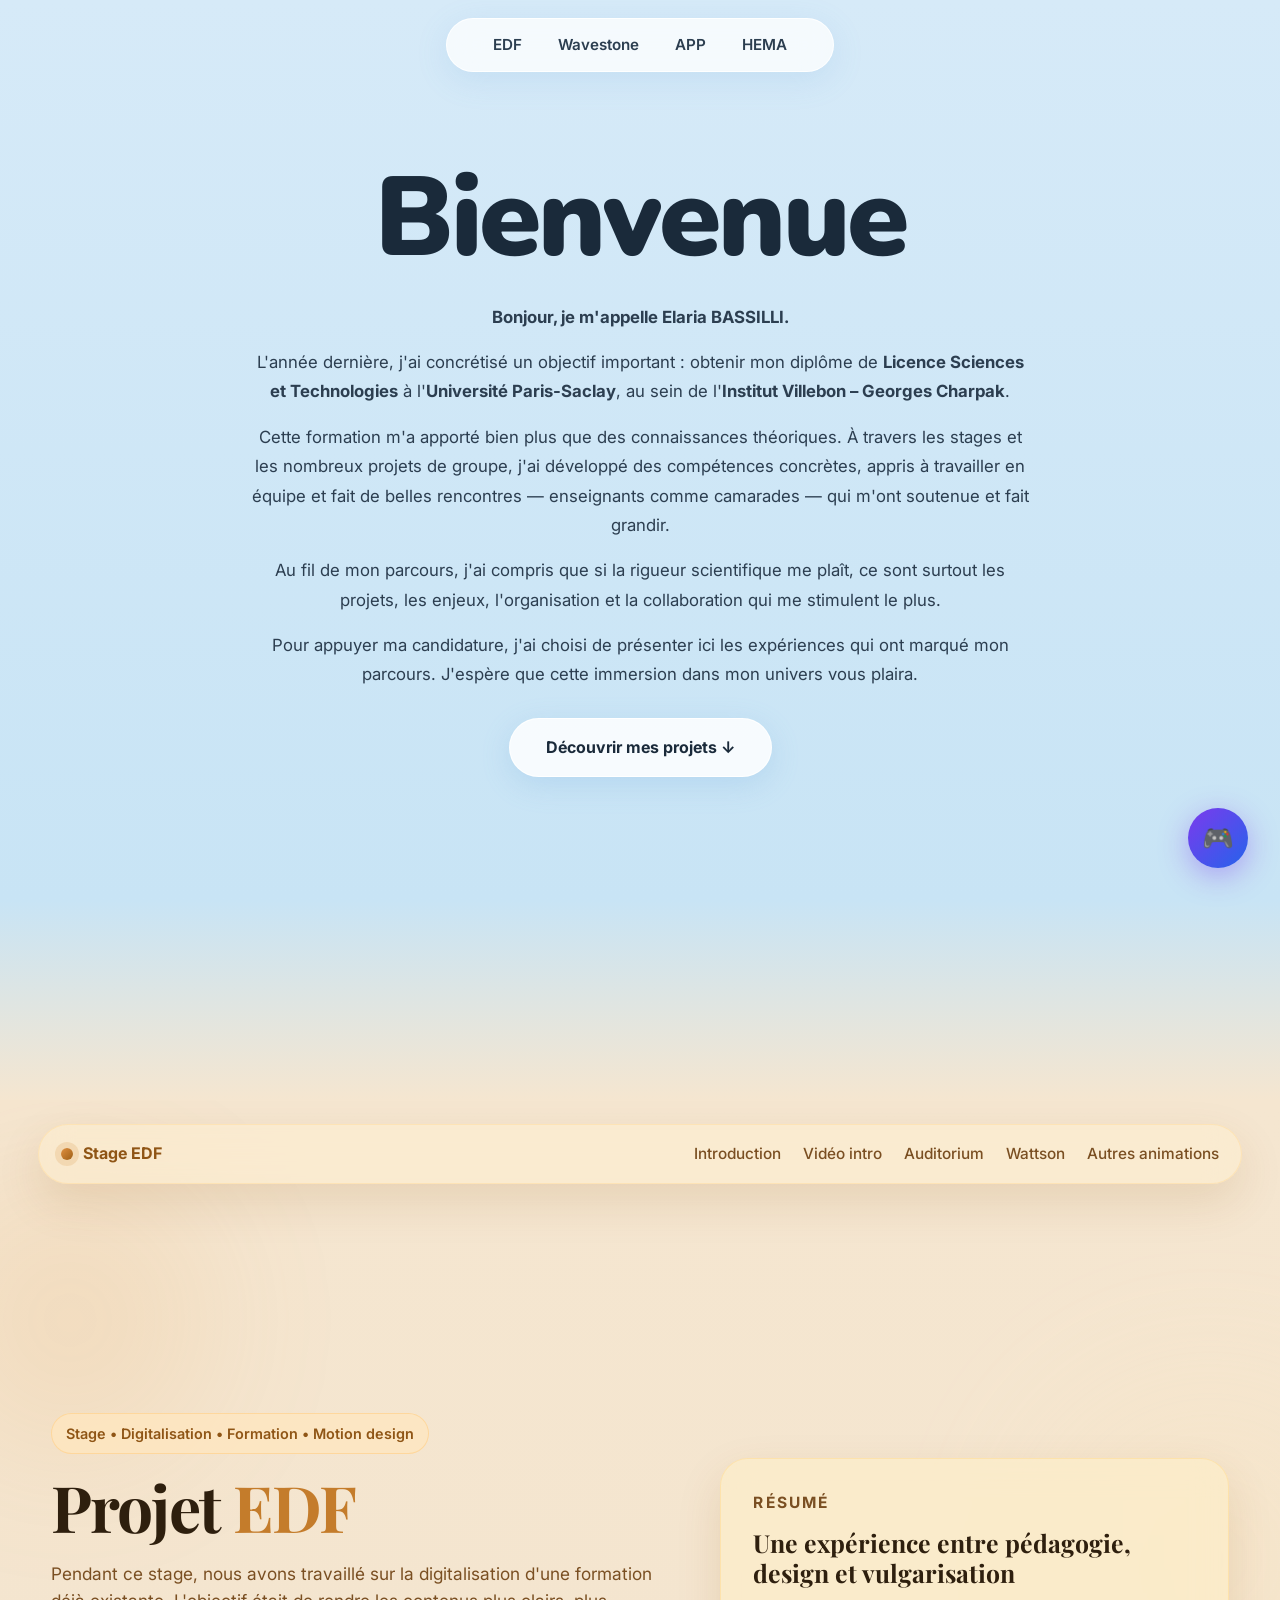
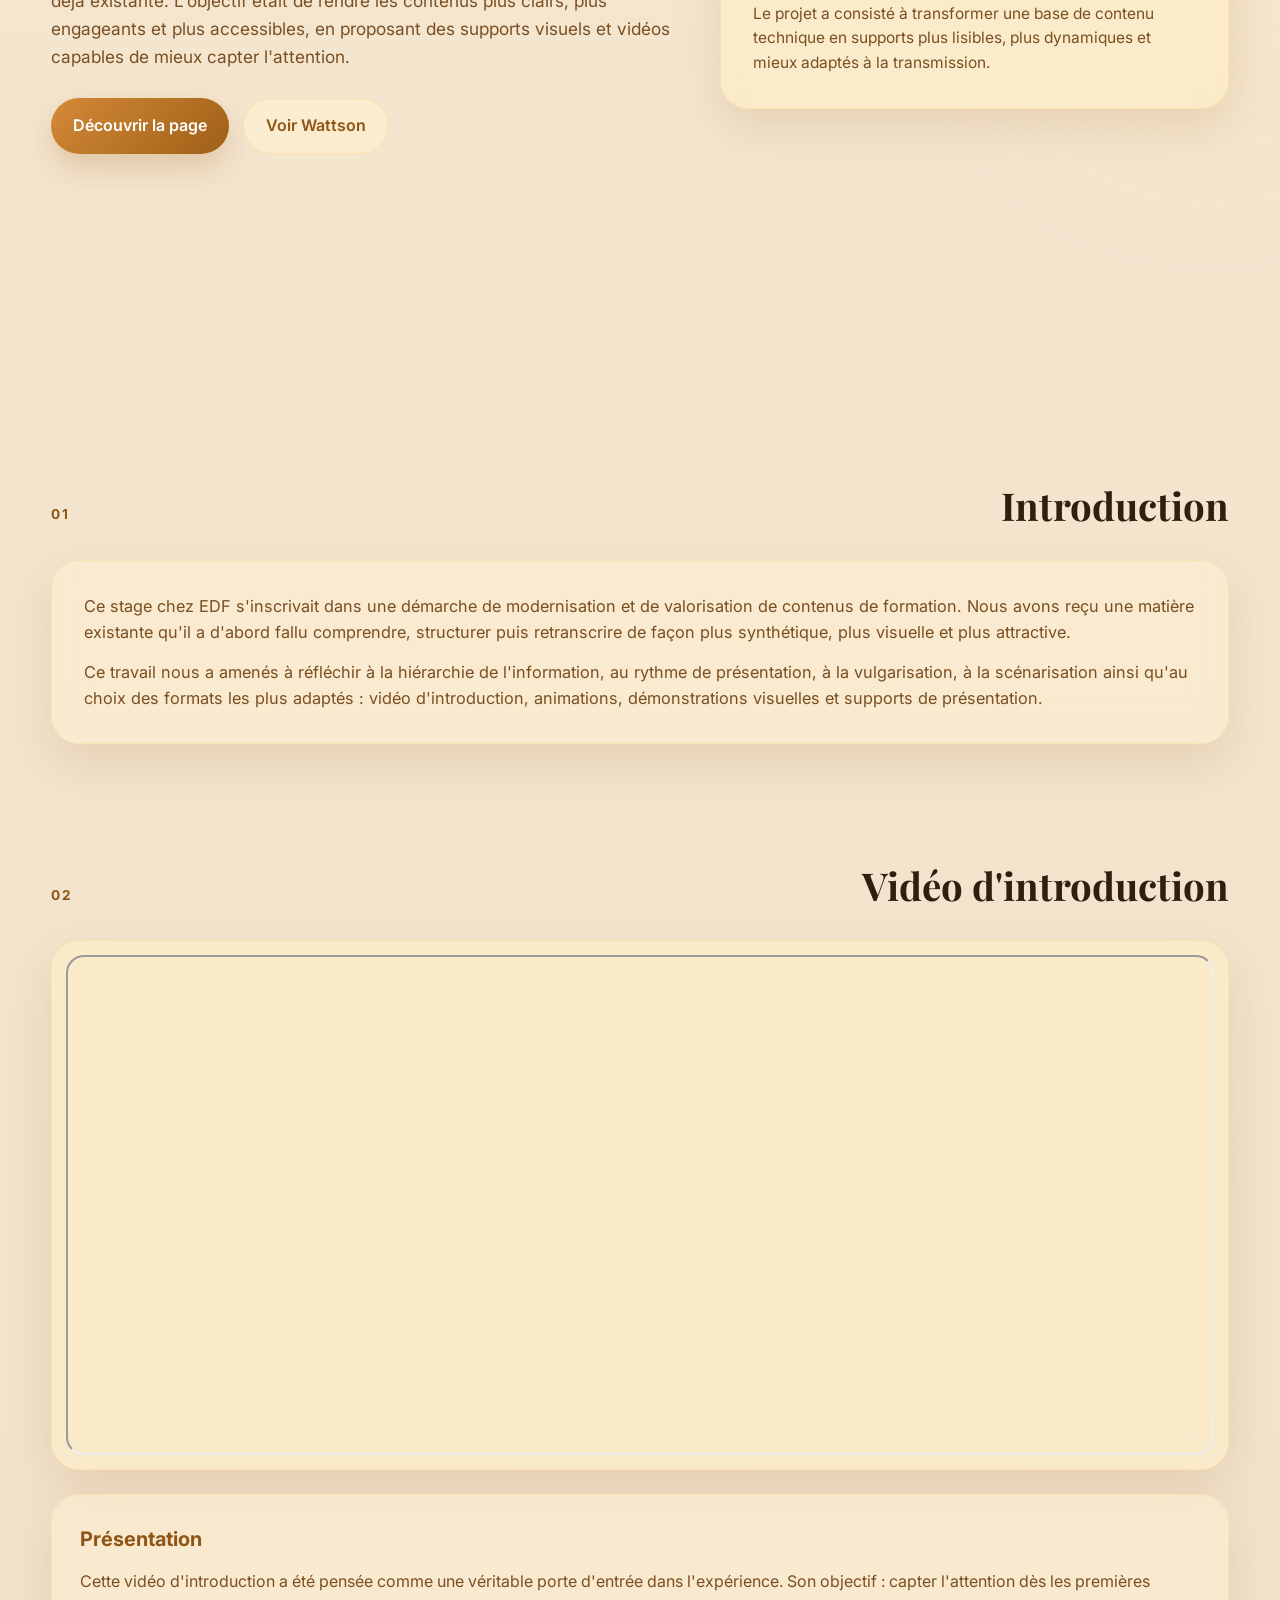
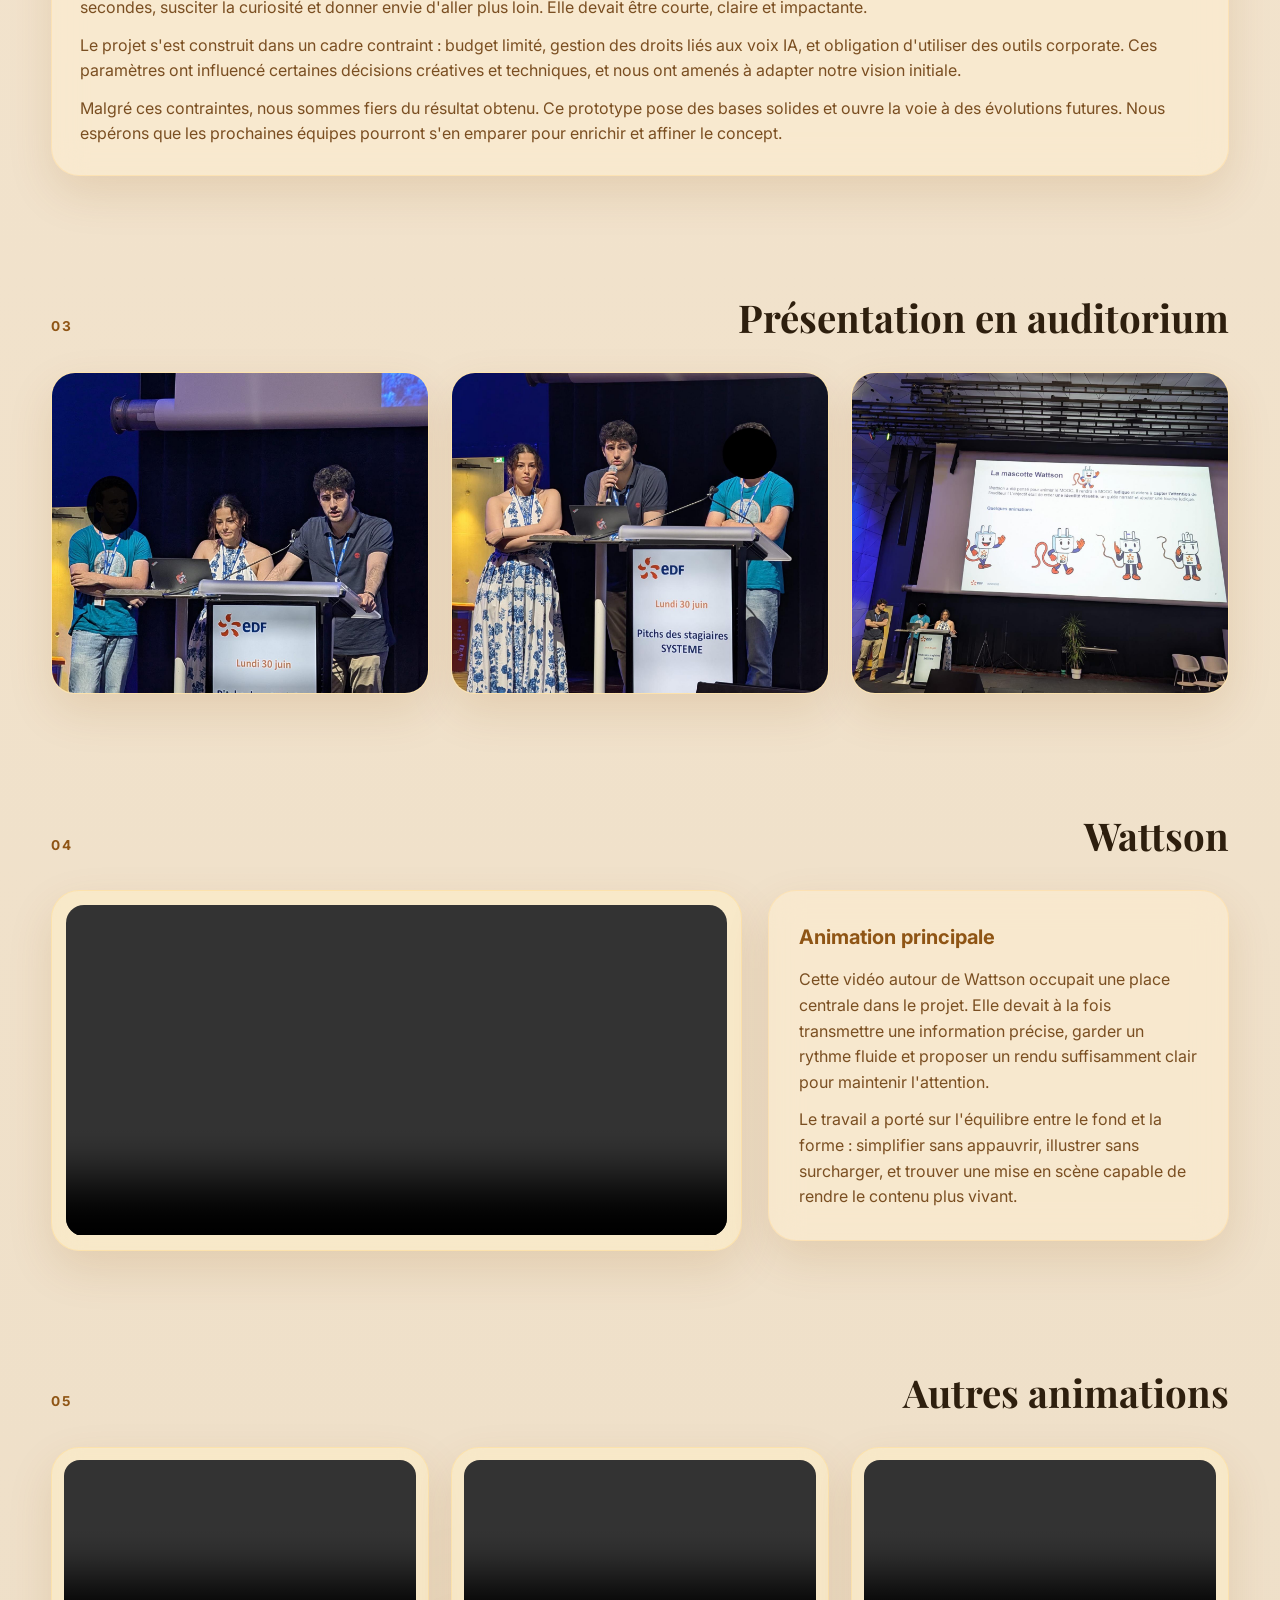
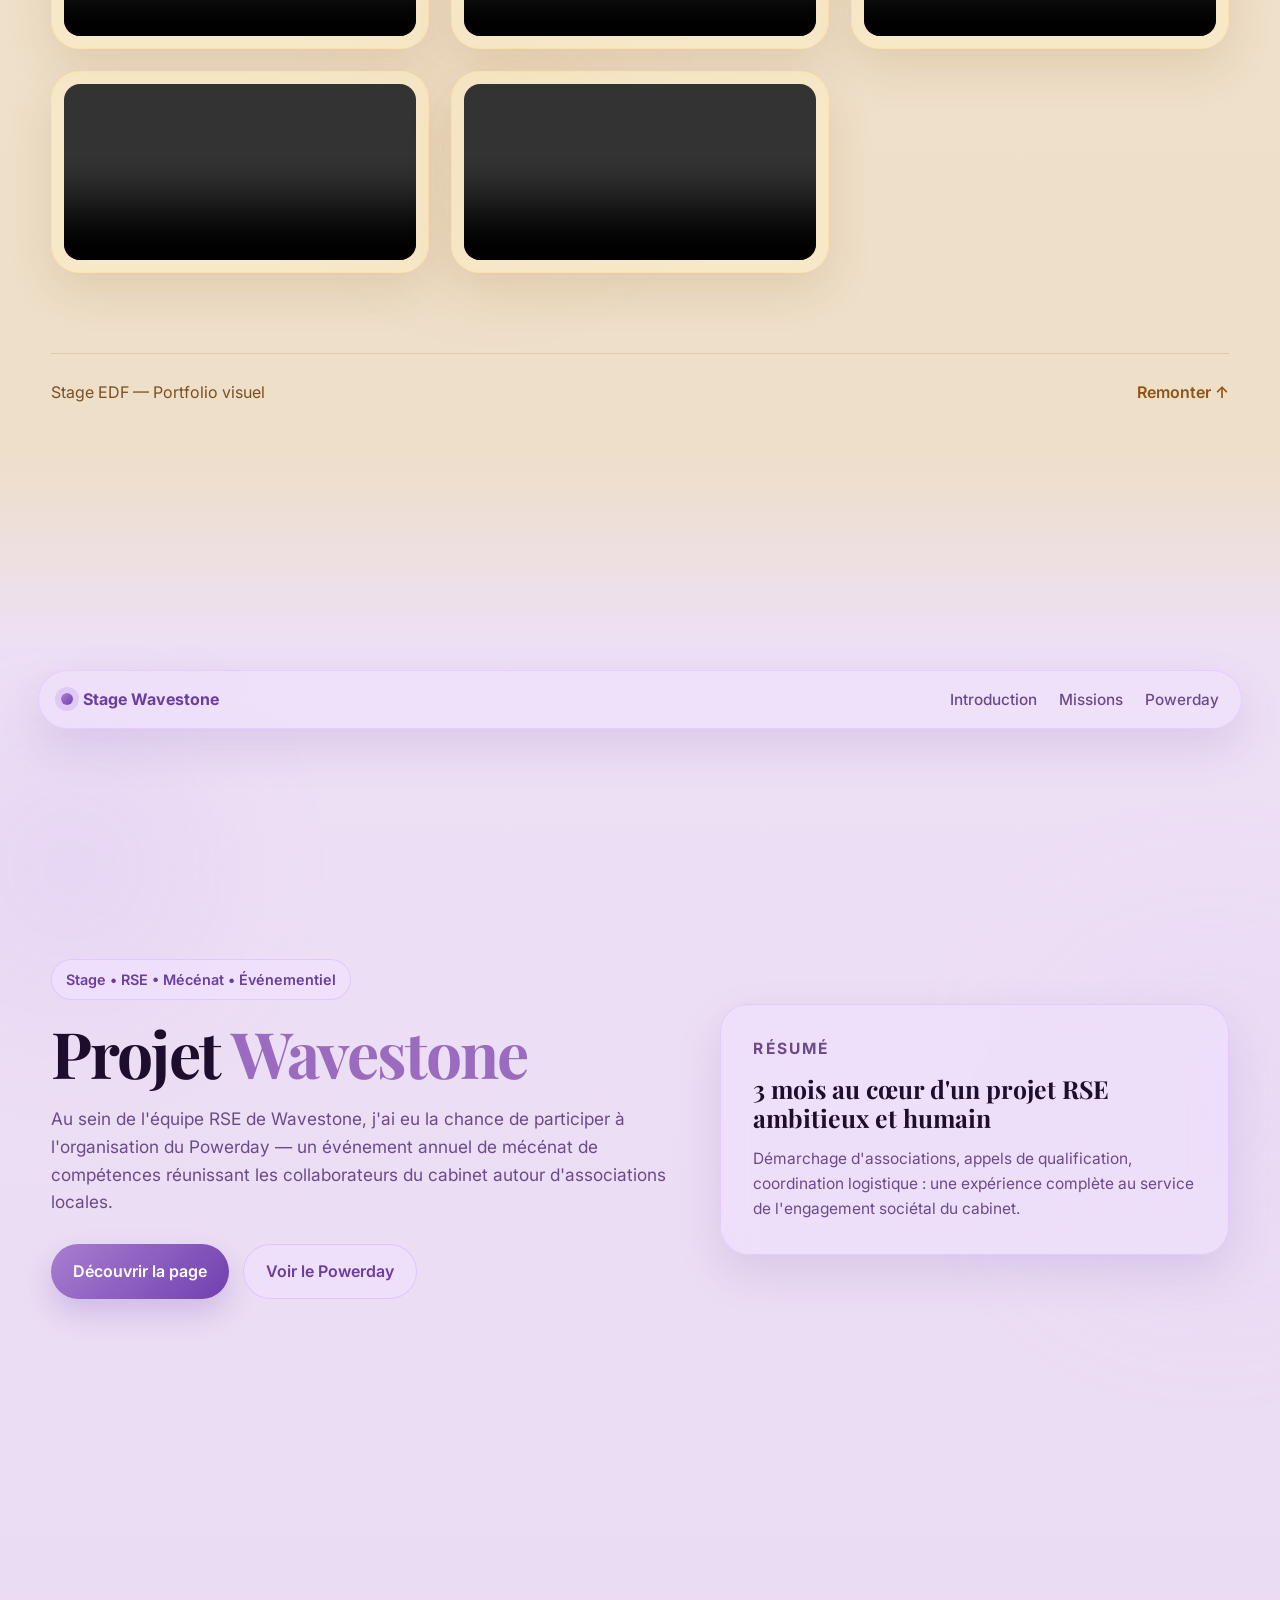
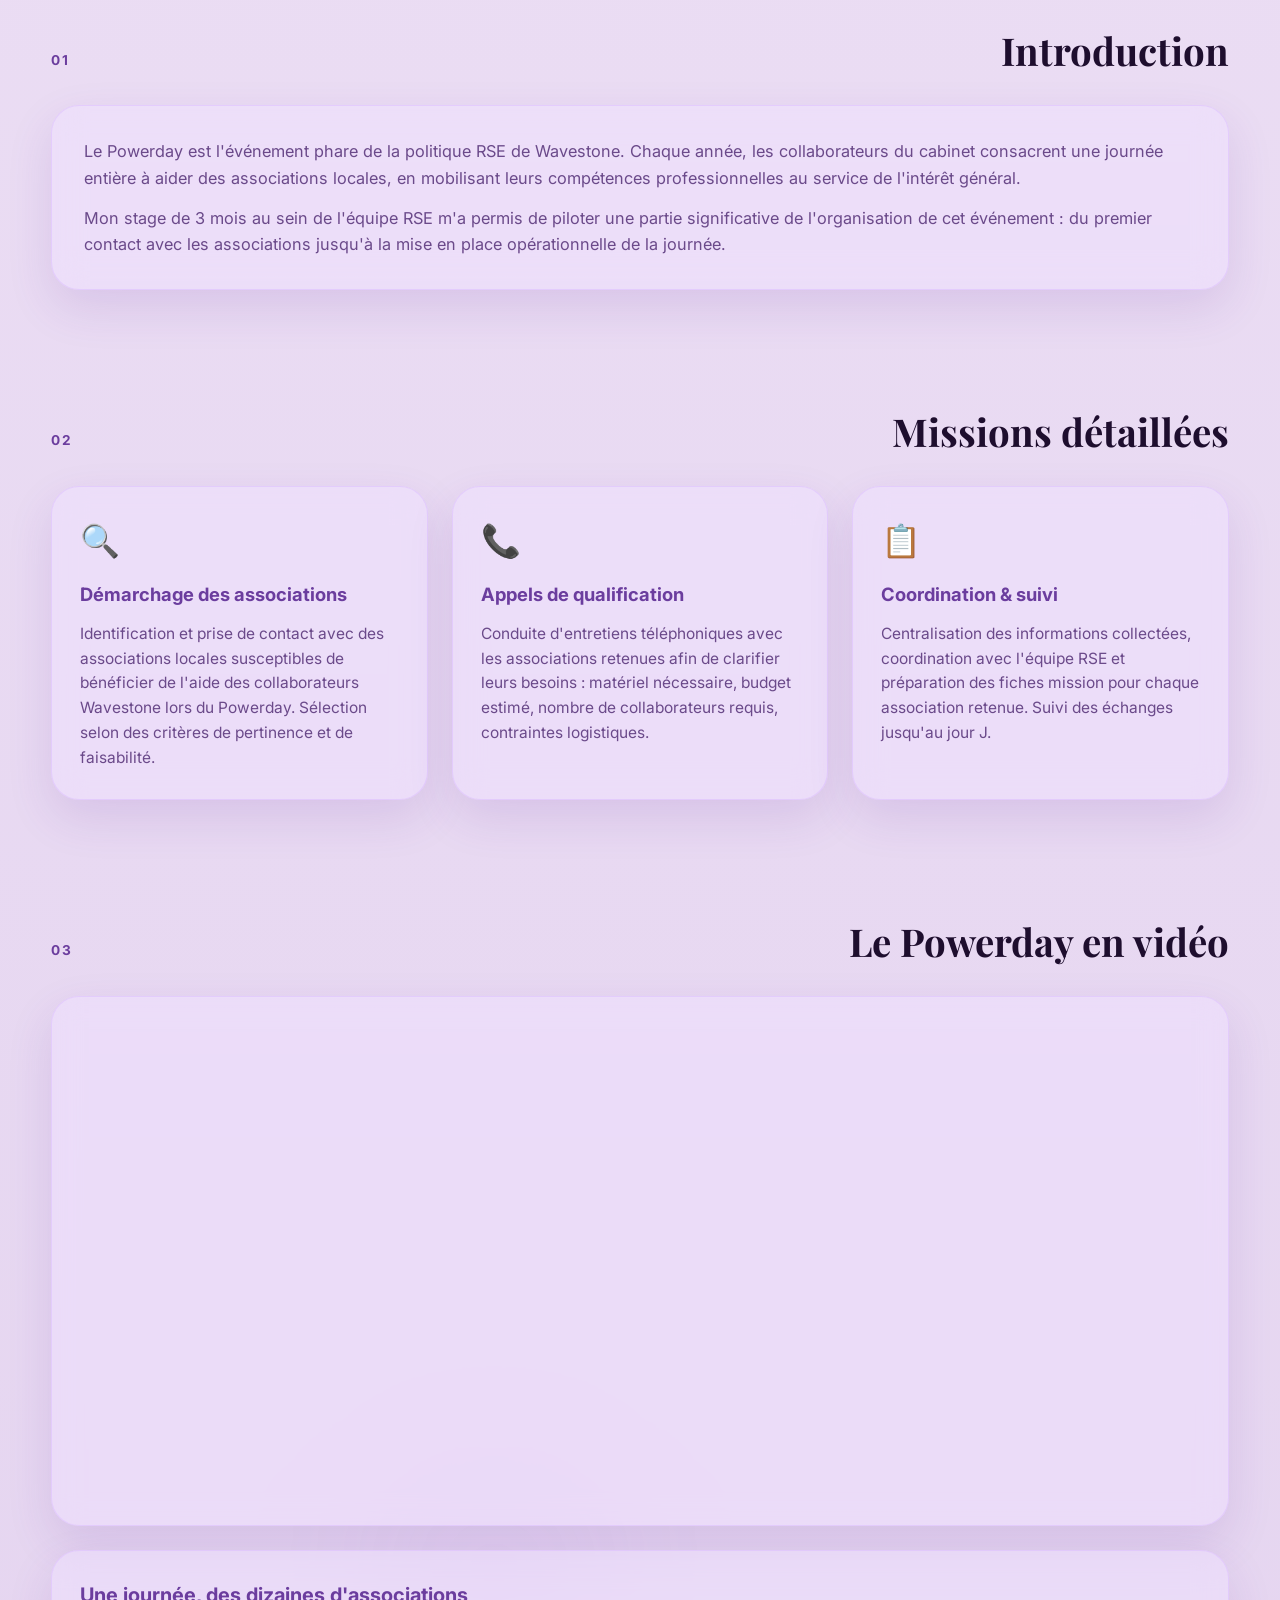
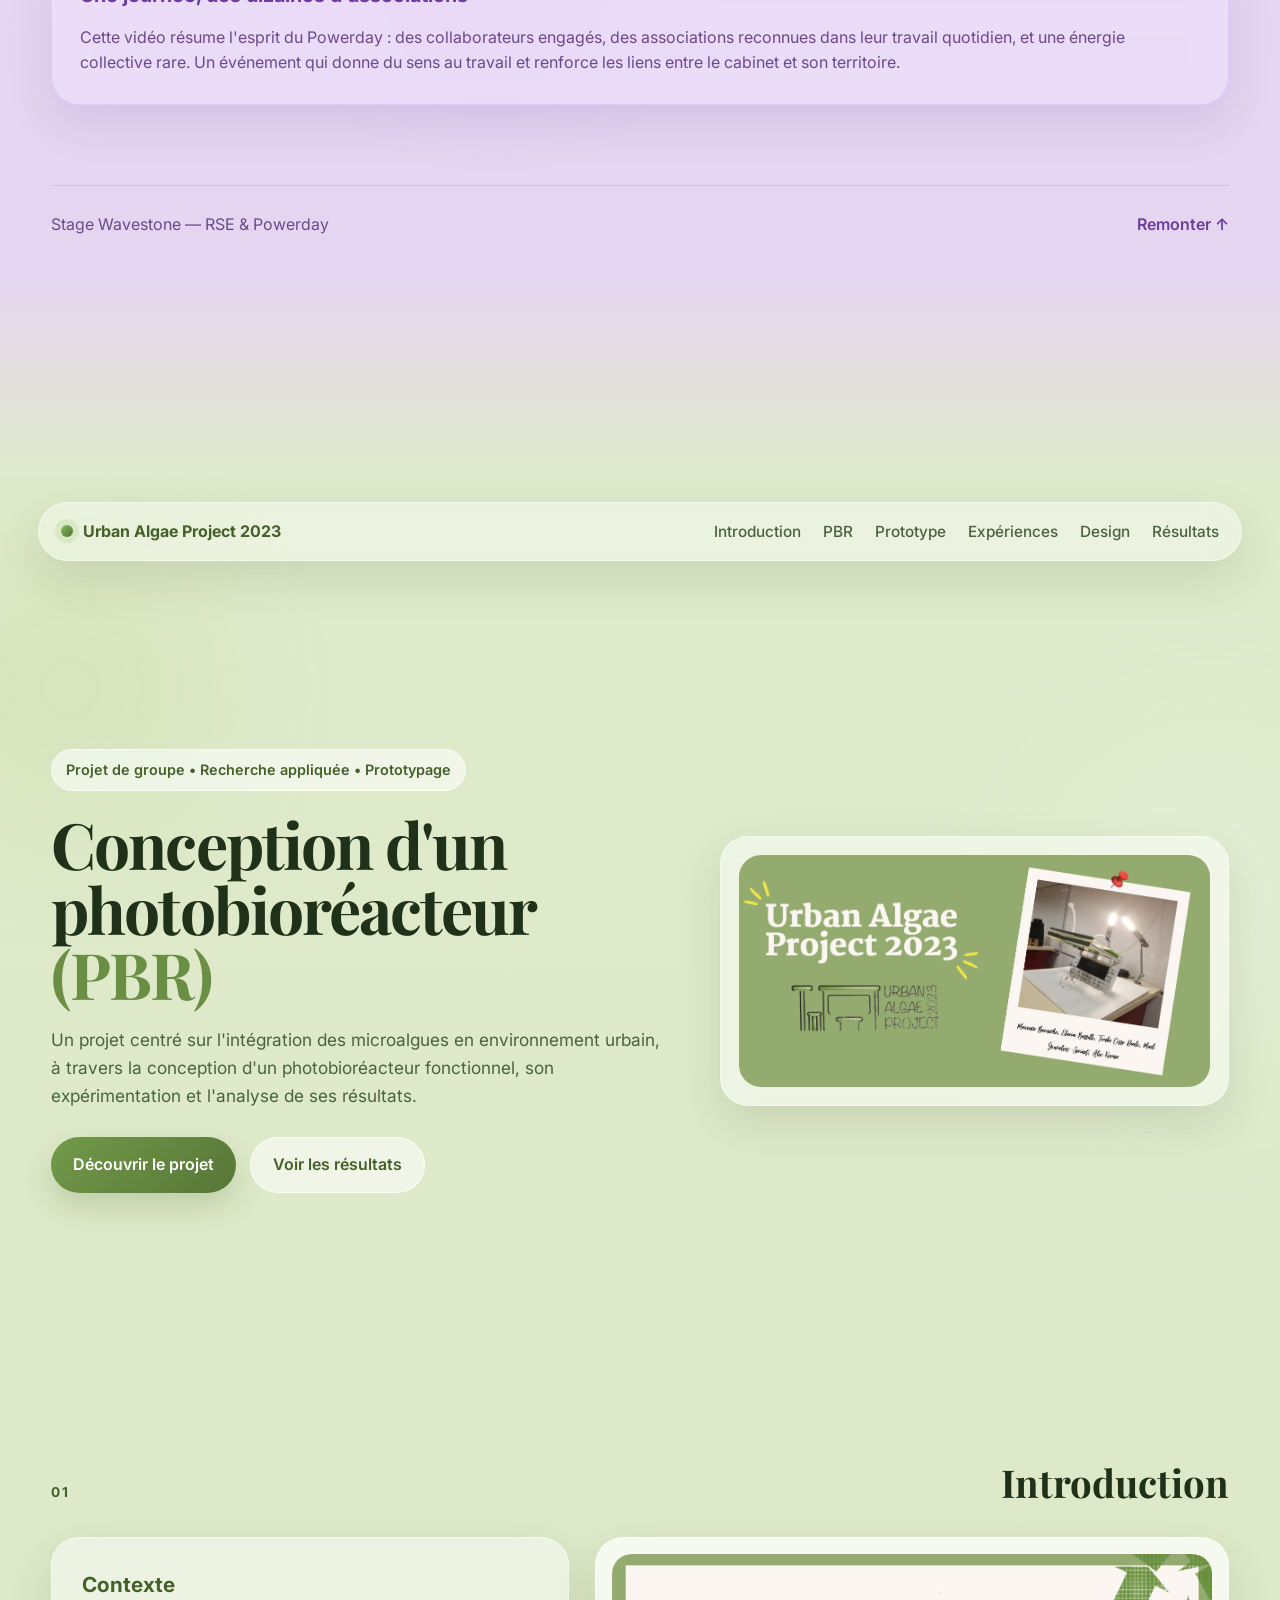
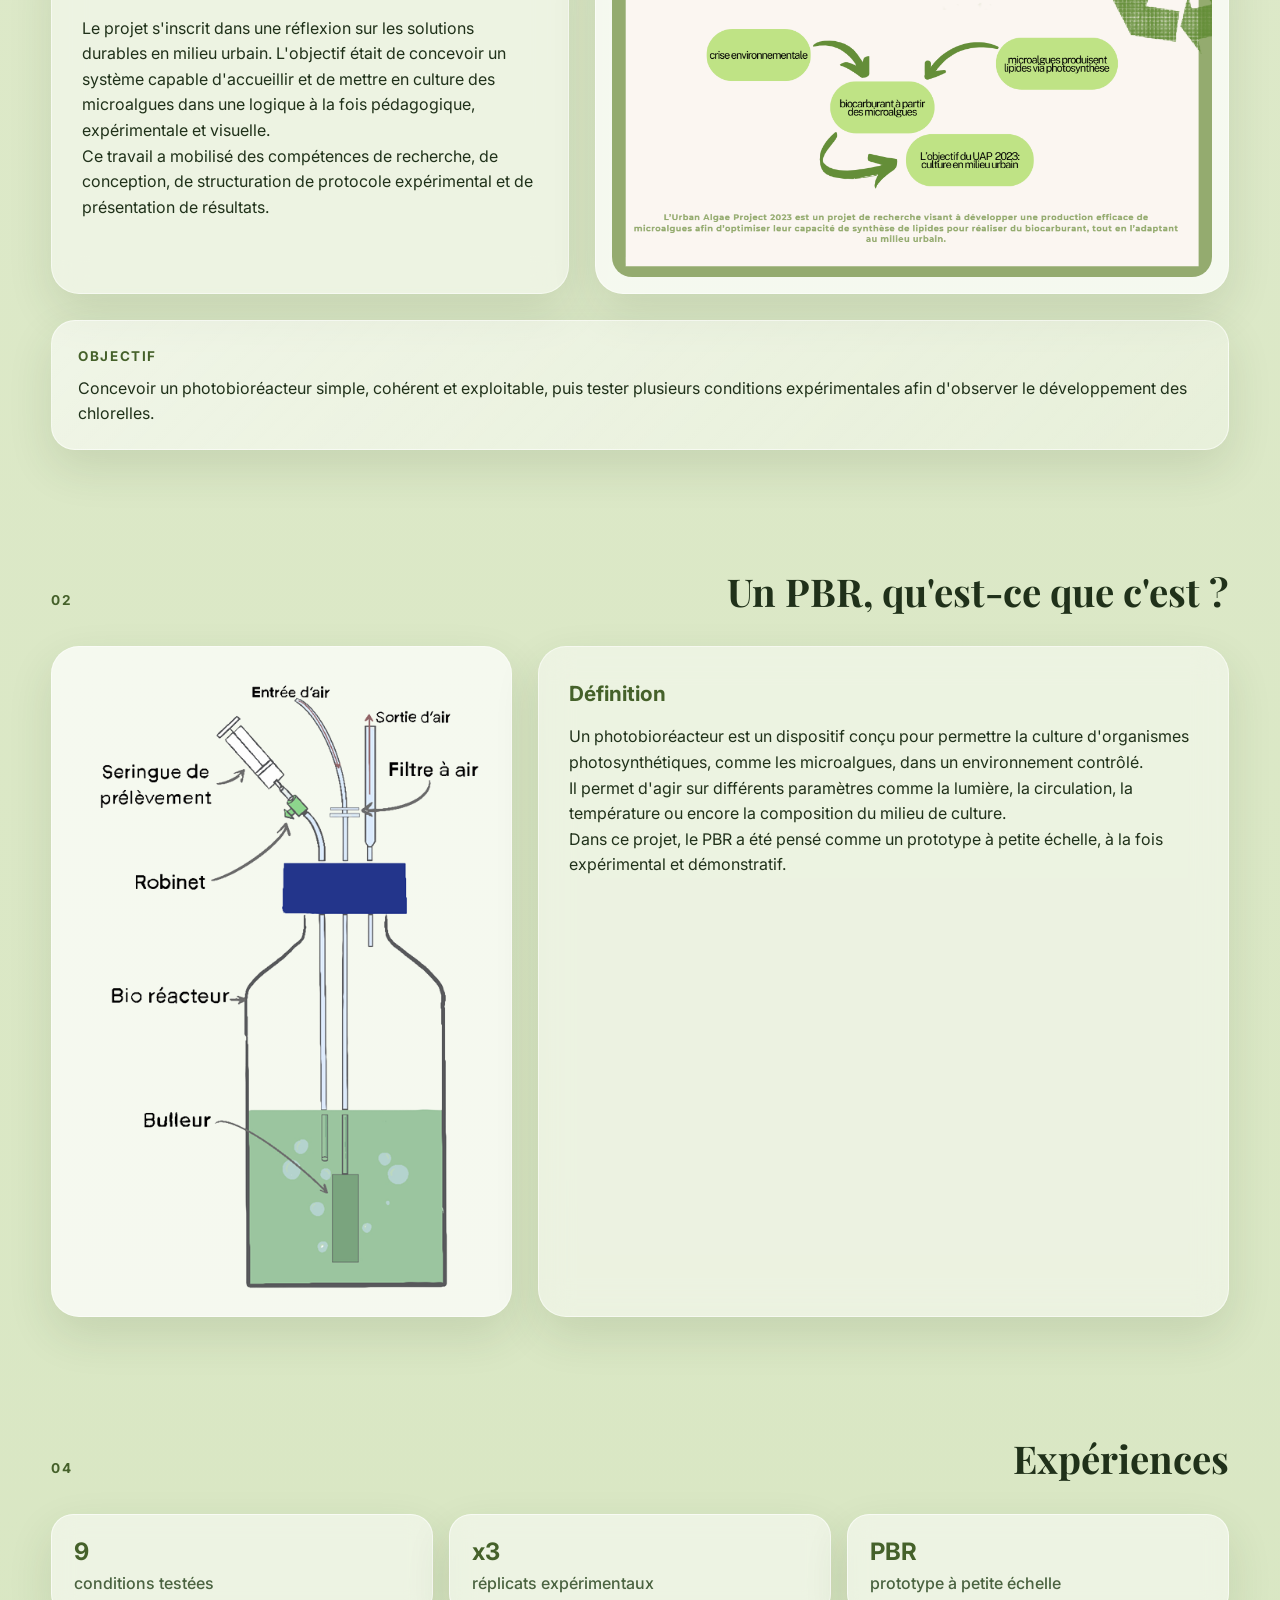
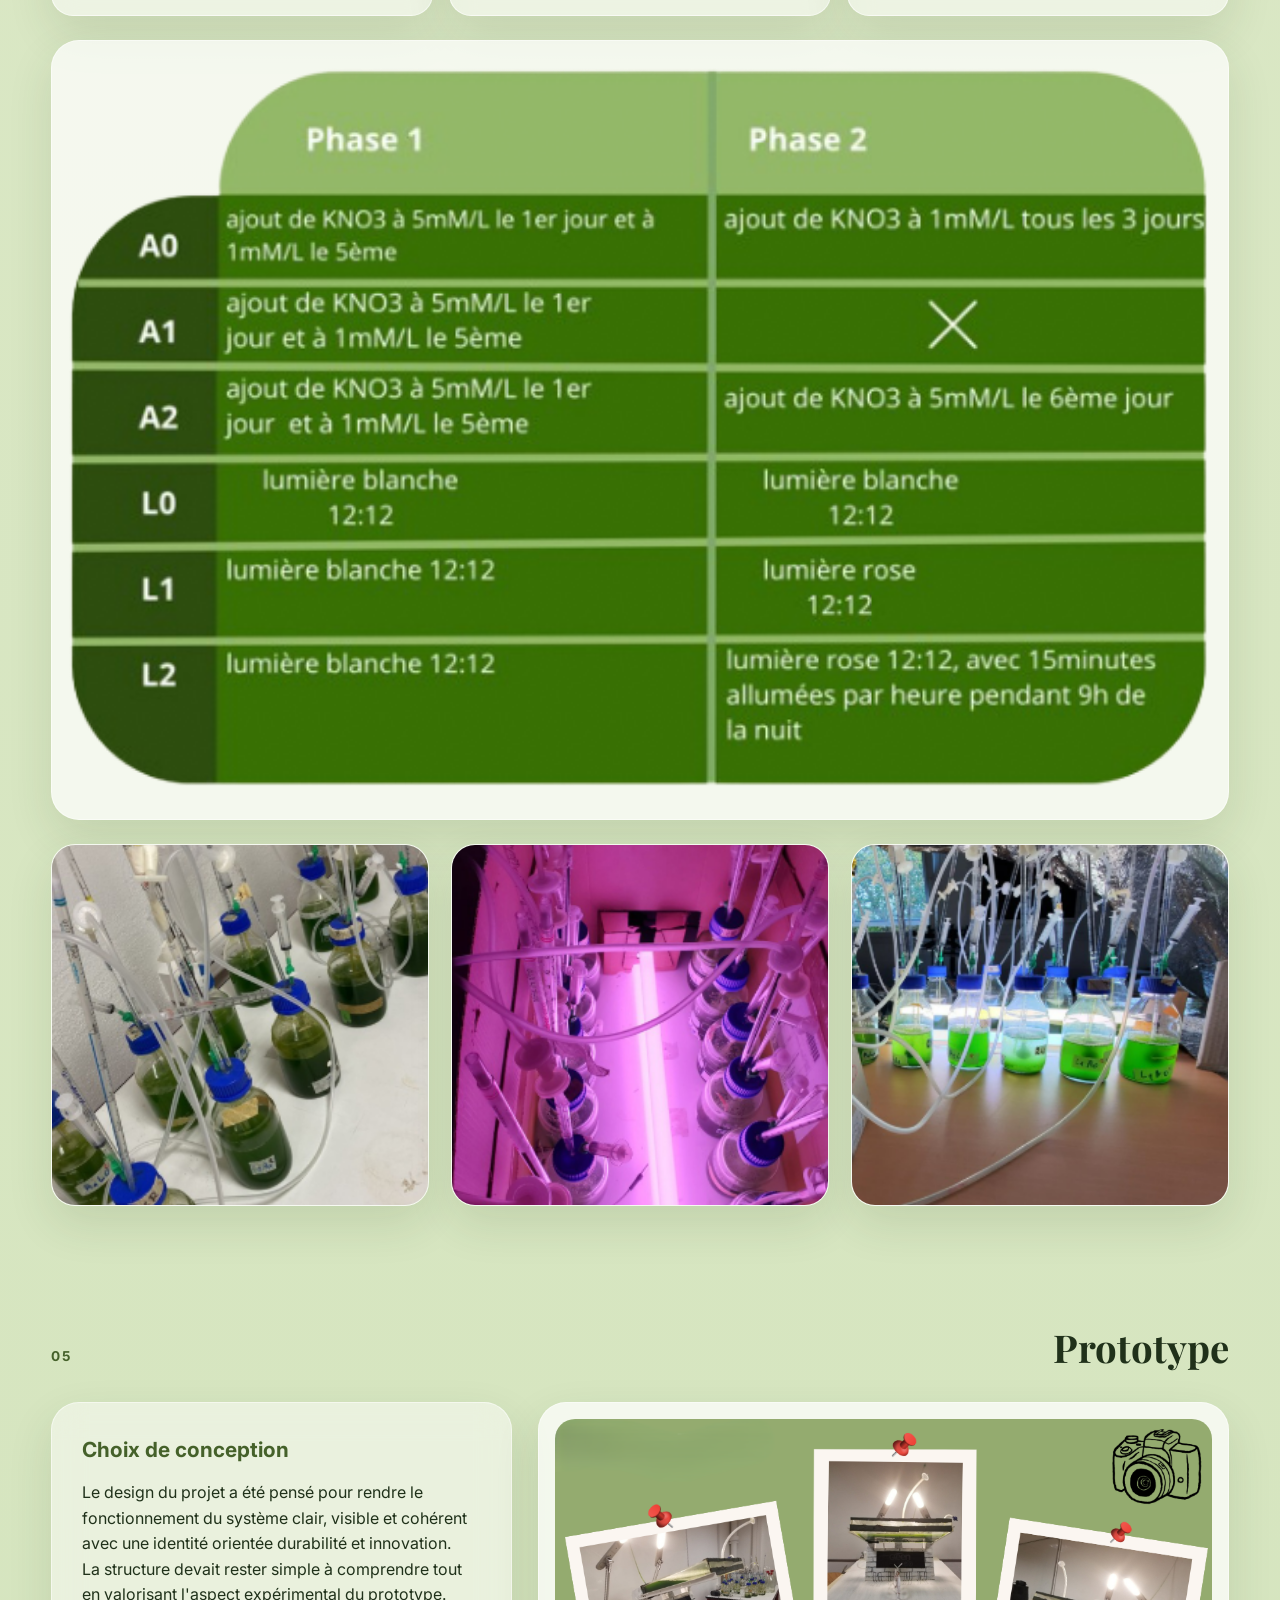
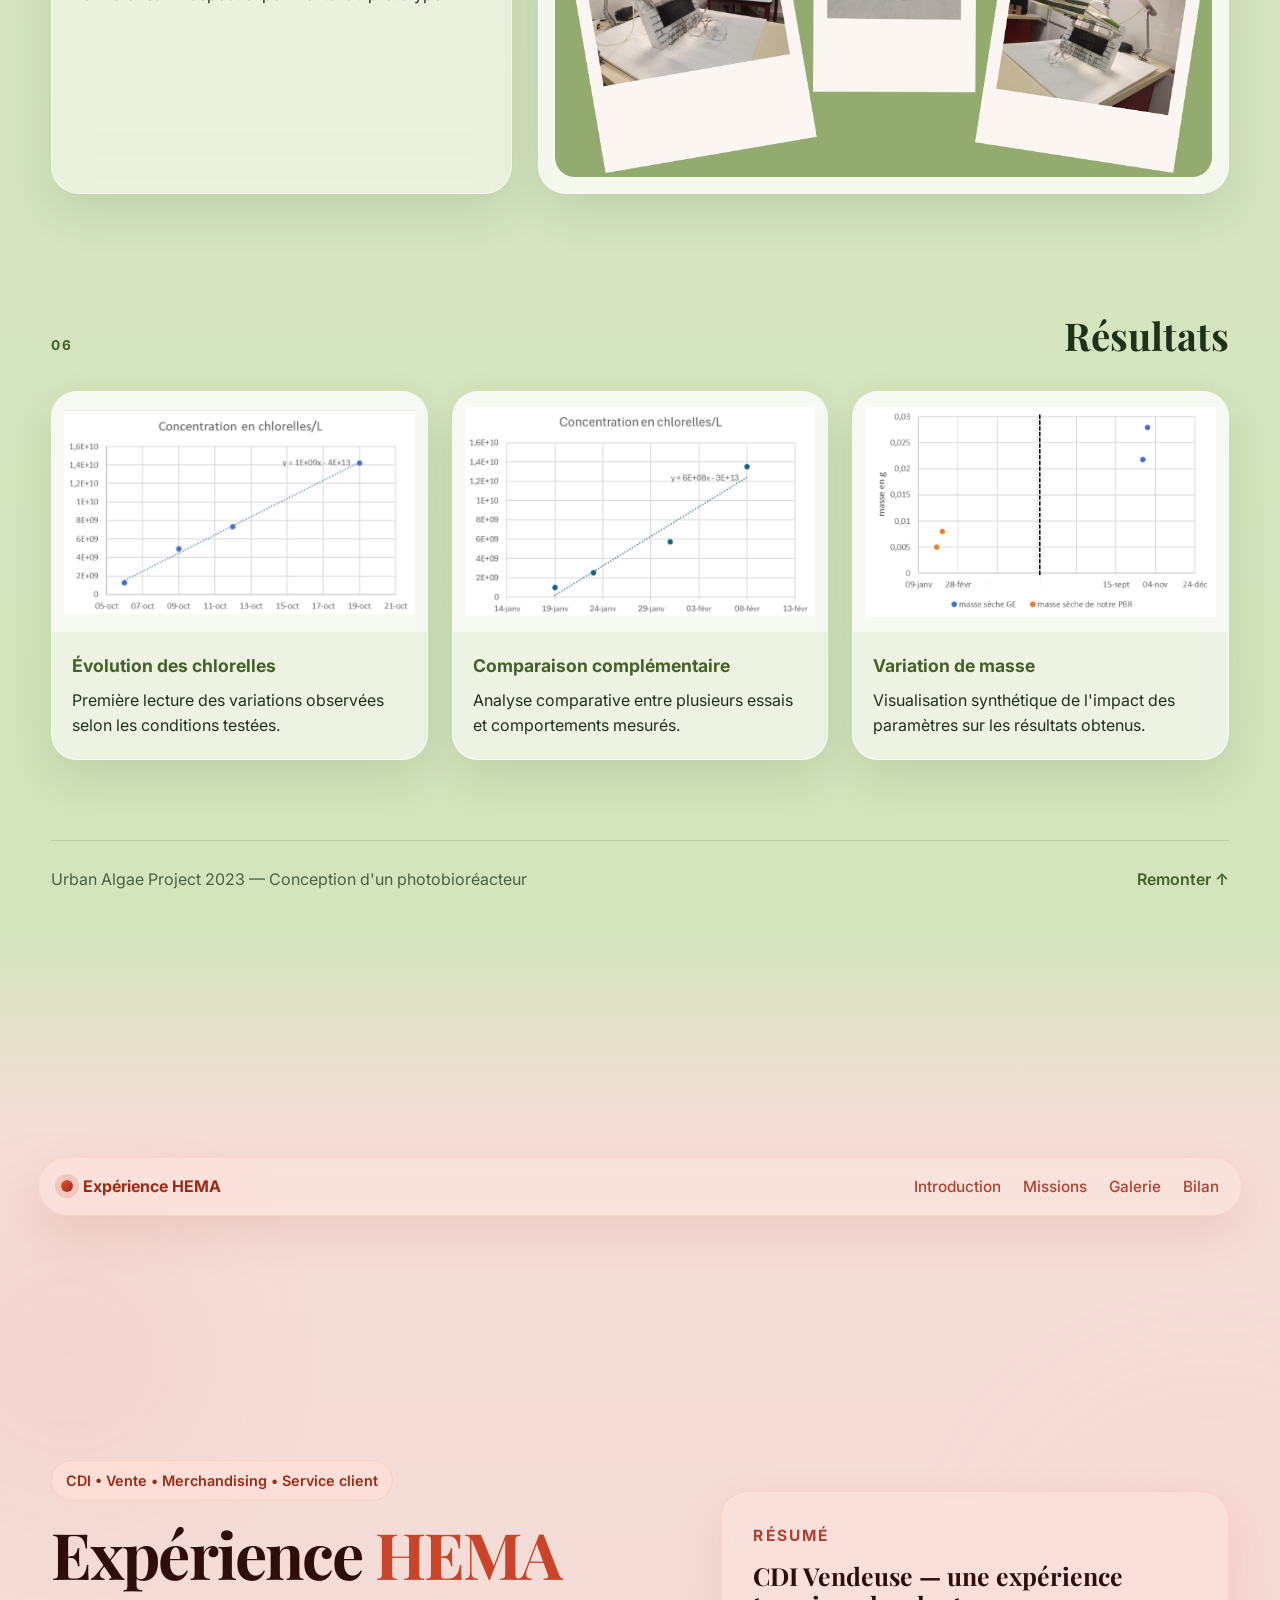
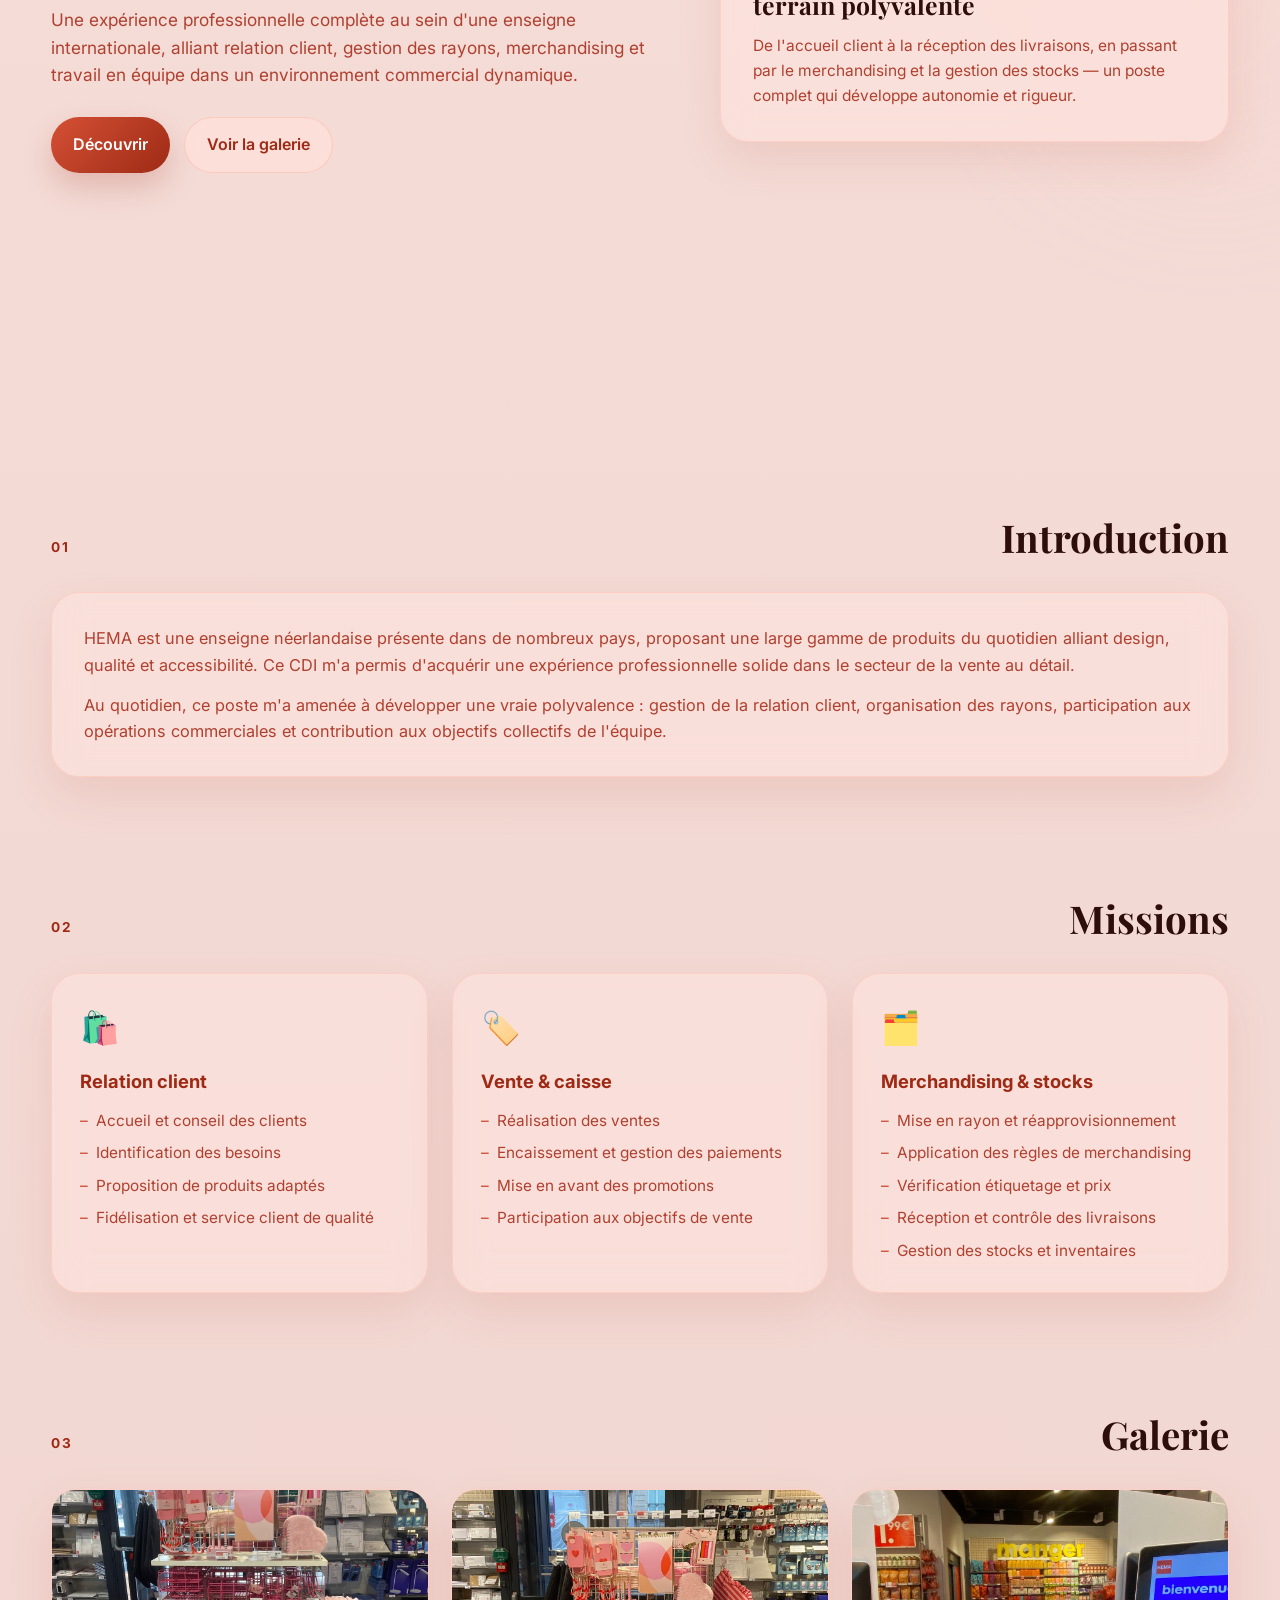
<file: index.html>
<!DOCTYPE html>
<html lang="fr">
<head>
  <meta charset="UTF-8" />
  <meta name="viewport" content="width=device-width, initial-scale=1.0" />
  <title>Portfolio — Elaria Bassilli</title>
  <link rel="preconnect" href="https://fonts.googleapis.com">
  <link rel="preconnect" href="https://fonts.gstatic.com" crossorigin>
  <link href="https://fonts.googleapis.com/css2?family=Playfair+Display:ital,wght@0,600;0,700;1,600&family=Inter:wght@400;500;600;700&family=Nunito:wght@700;800;900&display=swap" rel="stylesheet">
  <link rel="stylesheet" href="style.css" />
</head>
<body>

<!-- ═══════════════════════════════════════════
     INTRO / WELCOME SECTION
════════════════════════════════════════════ -->
<div id="intro-section">

  <nav class="intro-navbar">
    <a href="#edf-section" class="intro-nav-link">EDF</a>
    <a href="#wave-section" class="intro-nav-link">Wavestone</a>
    <a href="#algae-section" class="intro-nav-link">APP</a>
    <a href="#hema-section" class="intro-nav-link">HEMA</a>
  </nav>

  <div class="intro-content">
    <h1 class="intro-title">Bienvenue</h1>

    <div class="intro-text">
      <p><strong>Bonjour, je m'appelle Elaria BASSILLI.</strong></p>
      <p>
        L'année dernière, j'ai concrétisé un objectif important : obtenir mon diplôme de
        <strong>Licence Sciences et Technologies</strong> à l'<strong>Université Paris-Saclay</strong>,
        au sein de l'<strong>Institut Villebon – Georges Charpak</strong>.
      </p>
      <p>
        Cette formation m'a apporté bien plus que des connaissances théoriques. À travers les stages
        et les nombreux projets de groupe, j'ai développé des compétences concrètes, appris à travailler
        en équipe et fait de belles rencontres — enseignants comme camarades — qui m'ont soutenue et
        fait grandir.
      </p>
      <p>
        Au fil de mon parcours, j'ai compris que si la rigueur scientifique me plaît, ce sont surtout
        les projets, les enjeux, l'organisation et la collaboration qui me stimulent le plus.
      </p>
      <p>
        Pour appuyer ma candidature, j'ai choisi de présenter ici les expériences qui ont marqué
        mon parcours. J'espère que cette immersion dans mon univers vous plaira.
      </p>
    </div>

    <a href="#edf-section" class="intro-btn">Découvrir mes projets ↓</a>
  </div>

</div>

<!-- Gradient intro → EDF -->
<div class="gradient-bridge gradient-intro-edf"></div>

<!-- ═══════════════════════════════════════════
     EDF SECTION
════════════════════════════════════════════ -->
<div id="edf-section">
  <div class="bg-blur bg-blur-1"></div>
  <div class="bg-blur bg-blur-2"></div>
  <div class="bg-blur bg-blur-3"></div>

  <header class="hero">
    <nav class="navbar" id="edf-navbar">
      <div class="brand">
        <span class="brand-dot"></span>
        <span>Stage EDF</span>
      </div>
      <button class="menu-toggle" id="edf-menu-toggle" aria-label="Ouvrir le menu">
        <span></span><span></span><span></span>
      </button>
      <ul class="nav-links" id="edf-nav-links">
        <li><a href="#edf-intro">Introduction</a></li>
        <li><a href="#edf-video">Vidéo intro</a></li>
        <li><a href="#edf-auditorium">Auditorium</a></li>
        <li><a href="#edf-wattson">Wattson</a></li>
        <li><a href="#edf-animations">Autres animations</a></li>
      </ul>
    </nav>

    <section class="hero-content container">
      <div class="hero-text">
        <p class="eyebrow">Stage • Digitalisation • Formation • Motion design</p>
        <h1>Projet <span>EDF</span></h1>
        <p class="hero-description">
          Pendant ce stage, nous avons travaillé sur la digitalisation d'une formation déjà existante.
          L'objectif était de rendre les contenus plus clairs, plus engageants et plus accessibles,
          en proposant des supports visuels et vidéos capables de mieux capter l'attention.
        </p>
        <div class="hero-buttons">
          <a href="#edf-intro" class="btn btn-primary">Découvrir la page</a>
          <a href="#edf-wattson" class="btn btn-secondary">Voir Wattson</a>
        </div>
      </div>

      <div class="hero-card reveal">
        <p class="mini-label">Résumé</p>
        <h2>Une expérience entre pédagogie, design et vulgarisation</h2>
        <p>
          Le projet a consisté à transformer une base de contenu technique en supports
          plus lisibles, plus dynamiques et mieux adaptés à la transmission.
        </p>
      </div>
    </section>
  </header>

  <main>
    <section id="edf-intro" class="section container">
      <div class="section-heading">
        <p class="section-label">01</p>
        <h2>Introduction</h2>
      </div>
      <article class="card glass intro-block reveal">
        <p>
          Ce stage chez EDF s'inscrivait dans une démarche de modernisation et de
          valorisation de contenus de formation. Nous avons reçu une matière existante
          qu'il a d'abord fallu comprendre, structurer puis retranscrire de façon plus
          synthétique, plus visuelle et plus attractive.
        </p>
        <p>
          Ce travail nous a amenés à réfléchir à la hiérarchie de l'information, au rythme
          de présentation, à la vulgarisation, à la scénarisation ainsi qu'au choix des
          formats les plus adaptés : vidéo d'introduction, animations, démonstrations visuelles
          et supports de présentation.
        </p>
      </article>
    </section>

    <section id="edf-video" class="section container">
      <div class="section-heading">
        <p class="section-label">02</p>
        <h2>Vidéo d'introduction</h2>
      </div>
      <div class="video-frame-card reveal">
        <iframe 
        width="100%" height="500"
        src="https://drive.google.com/file/d/1SHHJ8CbOjVL9dhSR-esSCYYbIpAvJty8/preview"
        title="Vidéo d'introduction EDF"
        allow="autoplay"
        allowfullscreen>
        </iframe>
      </div>
      <article class="card glass explanatory-card reveal">
        <h3>Présentation</h3>
        <p>
          Cette vidéo d'introduction a été pensée comme une véritable porte d'entrée dans l'expérience.
          Son objectif : capter l'attention dès les premières secondes, susciter la curiosité et donner
          envie d'aller plus loin. Elle devait être courte, claire et impactante.
        </p>
        <p>
          Le projet s'est construit dans un cadre contraint : budget limité, gestion des droits liés
          aux voix IA, et obligation d'utiliser des outils corporate. Ces paramètres ont influencé
          certaines décisions créatives et techniques, et nous ont amenés à adapter notre vision initiale.
        </p>
        <p>
          Malgré ces contraintes, nous sommes fiers du résultat obtenu. Ce prototype pose des bases
          solides et ouvre la voie à des évolutions futures. Nous espérons que les prochaines équipes
          pourront s'en emparer pour enrichir et affiner le concept.
        </p>
      </article>
    </section>

    <section id="edf-auditorium" class="section container">
      <div class="section-heading">
        <p class="section-label">03</p>
        <h2>Présentation en auditorium</h2>
      </div>
      <div class="photo-gallery reveal">
        <article class="gallery-item">
          <img src="media/images/auditorium-1.jpeg" alt="Présentation en auditorium 1" />
        </article>
        <article class="gallery-item">
          <img src="media/images/auditorium-2.jpeg" alt="Présentation en auditorium 2" />
        </article>
        <article class="gallery-item">
          <img src="media/images/auditorium-3.jpeg" alt="Présentation en auditorium 3" />
        </article>
      </div>
    </section>

    <section id="edf-wattson" class="section container">
      <div class="section-heading">
        <p class="section-label">04</p>
        <h2>Wattson</h2>
      </div>
      <div class="wattson-grid">
        <article class="video-local-card reveal">
          <video controls preload="metadata" playsinline>
            <source src="media/videos/wattson-edf.mp4" type="video/mp4" />
            Votre navigateur ne prend pas en charge la lecture vidéo.
          </video>
        </article>
        <article class="card glass wattson-text reveal">
          <h3>Animation principale</h3>
          <p>
            Cette vidéo autour de Wattson occupait une place centrale dans le projet.
            Elle devait à la fois transmettre une information précise, garder un rythme
            fluide et proposer un rendu suffisamment clair pour maintenir l'attention.
          </p>
          <p>
            Le travail a porté sur l'équilibre entre le fond et la forme : simplifier sans
            appauvrir, illustrer sans surcharger, et trouver une mise en scène capable de
            rendre le contenu plus vivant.
          </p>
        </article>
      </div>
    </section>

    <section id="edf-animations" class="section container">
      <div class="section-heading">
        <p class="section-label">05</p>
        <h2>Autres animations</h2>
      </div>
      <div class="animations-grid">
        <article class="small-video-card reveal">
          <video controls preload="metadata" playsinline>
            <source src="media/videos/wattson-5.mp4" type="video/mp4" />
          </video>
        </article>
        <article class="small-video-card reveal">
          <video controls preload="metadata" playsinline>
            <source src="media/videos/wattson-4.mp4" type="video/mp4" />
          </video>
        </article>
        <article class="small-video-card reveal">
          <video controls preload="metadata" playsinline>
            <source src="media/videos/wattson-3.mp4" type="video/mp4" />
          </video>
        </article>
        <article class="small-video-card reveal">
          <video controls preload="metadata" playsinline>
            <source src="media/videos/wattson-2.mp4" type="video/mp4" />
          </video>
        </article>
        <article class="small-video-card reveal">
          <video controls preload="metadata" playsinline>
            <source src="media/videos/atomes.mp4" type="video/mp4" />
          </video>
        </article>
      </div>
    </section>
  </main>

  <footer class="footer">
    <div class="container footer-inner">
      <p>Stage EDF — Portfolio visuel</p>
      <a href="#edf-section" class="back-to-top">Remonter ↑</a>
    </div>
  </footer>
</div><!-- /#edf-section -->


<!-- ═══════════════════════════════════════════
     GRADIENT BRIDGE EDF → WAVESTONE
════════════════════════════════════════════ -->
<div class="gradient-bridge gradient-edf-wave"></div>

<!-- ═══════════════════════════════════════════
     WAVESTONE SECTION
════════════════════════════════════════════ -->
<div id="wave-section">
  <div class="bg-blur bg-blur-1"></div>
  <div class="bg-blur bg-blur-2"></div>
  <div class="bg-blur bg-blur-3"></div>

  <header class="hero">
    <nav class="navbar" id="wave-navbar">
      <div class="brand">
        <span class="brand-dot"></span>
        <span>Stage Wavestone</span>
      </div>
      <button class="menu-toggle" id="wave-menu-toggle" aria-label="Ouvrir le menu">
        <span></span><span></span><span></span>
      </button>
      <ul class="nav-links" id="wave-nav-links">
        <li><a href="#wave-intro">Introduction</a></li>
        <li><a href="#wave-missions">Missions</a></li>
        <li><a href="#wave-video">Powerday</a></li>
      </ul>
    </nav>

    <section class="hero-content container">
      <div class="hero-text">
        <p class="eyebrow">Stage • RSE • Mécénat • Événementiel</p>
        <h1>Projet <span>Wavestone</span></h1>
        <p class="hero-description">
          Au sein de l'équipe RSE de Wavestone, j'ai eu la chance de participer à l'organisation
          du Powerday — un événement annuel de mécénat de compétences réunissant les collaborateurs
          du cabinet autour d'associations locales.
        </p>
        <div class="hero-buttons">
          <a href="#wave-intro" class="btn btn-primary">Découvrir la page</a>
          <a href="#wave-video" class="btn btn-secondary">Voir le Powerday</a>
        </div>
      </div>

      <div class="hero-card reveal">
        <p class="mini-label">Résumé</p>
        <h2>3 mois au cœur d'un projet RSE ambitieux et humain</h2>
        <p>
          Démarchage d'associations, appels de qualification, coordination logistique :
          une expérience complète au service de l'engagement sociétal du cabinet.
        </p>
      </div>
    </section>
  </header>

  <main>
    <section id="wave-intro" class="section container">
      <div class="section-heading">
        <p class="section-label">01</p>
        <h2>Introduction</h2>
      </div>
      <article class="card glass intro-block reveal">
        <p>
          Le Powerday est l'événement phare de la politique RSE de Wavestone. Chaque année,
          les collaborateurs du cabinet consacrent une journée entière à aider des associations
          locales, en mobilisant leurs compétences professionnelles au service de l'intérêt général.
        </p>
        <p>
          Mon stage de 3 mois au sein de l'équipe RSE m'a permis de piloter une partie
          significative de l'organisation de cet événement : du premier contact avec les
          associations jusqu'à la mise en place opérationnelle de la journée.
        </p>
      </article>
    </section>

    <section id="wave-missions" class="section container">
      <div class="section-heading">
        <p class="section-label">02</p>
        <h2>Missions détaillées</h2>
      </div>

      <div class="missions-grid">
        <article class="mission-card glass reveal">
          <div class="mission-icon">🔍</div>
          <h3>Démarchage des associations</h3>
          <p>
            Identification et prise de contact avec des associations locales susceptibles
            de bénéficier de l'aide des collaborateurs Wavestone lors du Powerday.
            Sélection selon des critères de pertinence et de faisabilité.
          </p>
        </article>

        <article class="mission-card glass reveal">
          <div class="mission-icon">📞</div>
          <h3>Appels de qualification</h3>
          <p>
            Conduite d'entretiens téléphoniques avec les associations retenues afin
            de clarifier leurs besoins : matériel nécessaire, budget estimé,
            nombre de collaborateurs requis, contraintes logistiques.
          </p>
        </article>

        <article class="mission-card glass reveal">
          <div class="mission-icon">📋</div>
          <h3>Coordination & suivi</h3>
          <p>
            Centralisation des informations collectées, coordination avec l'équipe RSE
            et préparation des fiches mission pour chaque association retenue.
            Suivi des échanges jusqu'au jour J.
          </p>
        </article>
      </div>
    </section>

    <section id="wave-video" class="section container">
      <div class="section-heading">
        <p class="section-label">03</p>
        <h2>Le Powerday en vidéo</h2>
      </div>
      <div class="video-frame-card reveal">
        <iframe
          width="100%" height="500"
          src="https://www.youtube.com/embed/lfrh77xQ_bE"
          title="Powerday Wavestone"
          frameborder="0"
          allow="accelerometer; autoplay; clipboard-write; encrypted-media; gyroscope; picture-in-picture; web-share"
          allowfullscreen>
        </iframe>
      </div>
      <article class="card glass explanatory-card reveal">
        <h3>Une journée, des dizaines d'associations</h3>
        <p>
          Cette vidéo résume l'esprit du Powerday : des collaborateurs engagés, des associations
          reconnues dans leur travail quotidien, et une énergie collective rare. Un événement
          qui donne du sens au travail et renforce les liens entre le cabinet et son territoire.
        </p>
      </article>
    </section>
  </main>

  <footer class="footer">
    <div class="container footer-inner">
      <p>Stage Wavestone — RSE & Powerday</p>
      <a href="#wave-section" class="back-to-top">Remonter ↑</a>
    </div>
  </footer>
</div><!-- /#wave-section -->


<!-- ═══════════════════════════════════════════
     GRADIENT BRIDGE WAVESTONE → ALGAE
════════════════════════════════════════════ -->
<div class="gradient-bridge gradient-wave-algae"></div>

<!-- ═══════════════════════════════════════════
     URBAN ALGAE SECTION
════════════════════════════════════════════ -->
<div id="algae-section">
  <div class="bg-blur bg-blur-1"></div>
  <div class="bg-blur bg-blur-2"></div>

  <header class="hero">
    <nav class="navbar" id="algae-navbar">
      <div class="brand">
        <span class="brand-dot"></span>
        <span>Urban Algae Project 2023</span>
      </div>
      <button class="menu-toggle" id="algae-menu-toggle" aria-label="Ouvrir le menu">
        <span></span><span></span><span></span>
      </button>
      <ul class="nav-links" id="algae-nav-links">
        <li><a href="#algae-intro">Introduction</a></li>
        <li><a href="#algae-pbr">PBR</a></li>
        <li><a href="#algae-prototype">Prototype</a></li>
        <li><a href="#algae-experience">Expériences</a></li>
        <li><a href="#algae-design">Design</a></li>
        <li><a href="#algae-resultats">Résultats</a></li>
      </ul>
    </nav>

    <section class="hero-content container">
      <div class="hero-text">
        <p class="eyebrow">Projet de groupe • Recherche appliquée • Prototypage</p>
        <h1>Conception d'un photobioréacteur <span>(PBR)</span></h1>
        <p class="hero-description">
          Un projet centré sur l'intégration des microalgues en environnement urbain,
          à travers la conception d'un photobioréacteur fonctionnel, son expérimentation
          et l'analyse de ses résultats.
        </p>
        <div class="hero-buttons">
          <a href="#algae-intro" class="btn btn-primary">Découvrir le projet</a>
          <a href="#algae-resultats" class="btn btn-secondary">Voir les résultats</a>
        </div>
      </div>

      <div class="hero-visual card glass">
        <img src="media/images/cover.png" alt="Cover Urban Algae Project 2023" />
      </div>
    </section>
  </header>

  <main>
    <section id="algae-intro" class="section container">
      <div class="section-heading">
        <p class="section-label">01</p>
        <h2>Introduction</h2>
      </div>
      <div class="intro-grid">
        <article class="card glass intro-text-card reveal">
          <h3>Contexte</h3>
          <p>
            Le projet s'inscrit dans une réflexion sur les solutions durables en milieu urbain.
            L'objectif était de concevoir un système capable d'accueillir et de mettre en culture
            des microalgues dans une logique à la fois pédagogique, expérimentale et visuelle.
          </p>
          <p>
            Ce travail a mobilisé des compétences de recherche, de conception, de structuration
            de protocole expérimental et de présentation de résultats.
          </p>
        </article>
        <article class="card visual-card reveal">
          <img src="media/images/intro-diagram.png" alt="Diagramme introductif" />
        </article>
      </div>
      <div class="objective-banner reveal">
        <span class="objective-label">Objectif</span>
        <p>
          Concevoir un photobioréacteur simple, cohérent et exploitable, puis tester plusieurs
          conditions expérimentales afin d'observer le développement des chlorelles.
        </p>
      </div>
    </section>

    <section id="algae-pbr" class="section container">
      <div class="section-heading">
        <p class="section-label">02</p>
        <h2>Un PBR, qu'est-ce que c'est ?</h2>
      </div>
      <div class="two-col-layout">
        <article class="card visual-card pbr-photo reveal">
          <img src="media/images/pbr-concept.png" alt="Notre photobioréacteur" />
        </article>
        <article class="card glass reveal">
          <h3>Définition</h3>
          <p>
            Un photobioréacteur est un dispositif conçu pour permettre la culture d'organismes
            photosynthétiques, comme les microalgues, dans un environnement contrôlé.
          </p>
          <p>
            Il permet d'agir sur différents paramètres comme la lumière, la circulation,
            la température ou encore la composition du milieu de culture.
          </p>
          <p>
            Dans ce projet, le PBR a été pensé comme un prototype à petite échelle, à la fois
            expérimental et démonstratif.
          </p>
        </article>
      </div>
    </section>

    <section id="algae-experience" class="section container">
      <div class="section-heading">
        <p class="section-label">04</p>
        <h2>Expériences</h2>
      </div>
      <div class="experience-top reveal">
        <div class="info-pill"><strong>9</strong><span>conditions testées</span></div>
        <div class="info-pill"><strong>x3</strong><span>réplicats expérimentaux</span></div>
        <div class="info-pill"><strong>PBR</strong><span>prototype à petite échelle</span></div>
      </div>
      <article class="card visual-card reveal">
        <img src="media/images/grande-exp.png" />
      </article>
      <div class="photo-gallery">
        <article class="gallery-item reveal">
          <img src="media/images/grande-exp-photos-1.png" alt="Photo expérience 1" />
        </article>
        <article class="gallery-item reveal">
          <img src="media/images/grande-exp-photos-2.png" alt="Photo expérience 2" />
        </article>
        <article class="gallery-item reveal">
          <img src="media/images/grande-exp-photos-3.png" alt="Photo expérience 3" />
        </article>
      </div>
    </section>

    <section id="algae-design" class="section container">
      <div class="section-heading">
        <p class="section-label">05</p>
        <h2>Prototype</h2>
      </div>
      <div class="design-grid">
        <article class="card glass reveal">
          <h3>Choix de conception</h3>
          <p>
            Le design du projet a été pensé pour rendre le fonctionnement du système clair,
            visible et cohérent avec une identité orientée durabilité et innovation.
          </p>
          <p>
            La structure devait rester simple à comprendre tout en valorisant l'aspect
            expérimental du prototype.
          </p>
        </article>
        <article class="card visual-card reveal">
          <img src="media/images/notre-pbr.png" />
        </article>
      </div>
    </section>

    <section id="algae-resultats" class="section container">
      <div class="section-heading">
        <p class="section-label">06</p>
        <h2>Résultats</h2>
      </div>
      <div class="results-grid">
        <article class="result-card reveal">
          <img src="media/images/graph-chlorelles-1.png" alt="Graphique chlorelles 1" />
          <div class="result-card-content">
            <h3>Évolution des chlorelles</h3>
            <p>Première lecture des variations observées selon les conditions testées.</p>
          </div>
        </article>
        <article class="result-card reveal">
          <img src="media/images/graph-chlorelles-2.png" alt="Graphique chlorelles 2" />
          <div class="result-card-content">
            <h3>Comparaison complémentaire</h3>
            <p>Analyse comparative entre plusieurs essais et comportements mesurés.</p>
          </div>
        </article>
        <article class="result-card reveal">
          <img src="media/images/graph-masse.png" alt="Graphique masse" />
          <div class="result-card-content">
            <h3>Variation de masse</h3>
            <p>Visualisation synthétique de l'impact des paramètres sur les résultats obtenus.</p>
          </div>
        </article>
      </div>
    </section>
  </main>

  <footer class="footer">
    <div class="container footer-inner">
      <p>Urban Algae Project 2023 — Conception d'un photobioréacteur</p>
      <a href="#algae-section" class="back-to-top">Remonter ↑</a>
    </div>
  </footer>
</div><!-- /#algae-section -->

<!-- ═══════════════════════════════════════════
     GRADIENT BRIDGE ALGAE → HEMA
════════════════════════════════════════════ -->
<div class="gradient-bridge gradient-algae-hema"></div>

<!-- ═══════════════════════════════════════════
     HEMA SECTION
════════════════════════════════════════════ -->
<div id="hema-section">
  <div class="bg-blur bg-blur-1"></div>
  <div class="bg-blur bg-blur-2"></div>
  <div class="bg-blur bg-blur-3"></div>

  <header class="hero">
    <nav class="navbar" id="hema-navbar">
      <div class="brand">
        <span class="brand-dot"></span>
        <span>Expérience HEMA</span>
      </div>
      <button class="menu-toggle" id="hema-menu-toggle" aria-label="Ouvrir le menu">
        <span></span><span></span><span></span>
      </button>
      <ul class="nav-links" id="hema-nav-links">
        <li><a href="#hema-intro">Introduction</a></li>
        <li><a href="#hema-missions">Missions</a></li>
        <li><a href="#hema-galerie">Galerie</a></li>
        <li><a href="#hema-bilan">Bilan</a></li>
      </ul>
    </nav>

    <section class="hero-content container">
      <div class="hero-text">
        <p class="eyebrow">CDI • Vente • Merchandising • Service client</p>
        <h1>Expérience <span>HEMA</span></h1>
        <p class="hero-description">
          Une expérience professionnelle complète au sein d'une enseigne internationale,
          alliant relation client, gestion des rayons, merchandising et travail en équipe
          dans un environnement commercial dynamique.
        </p>
        <div class="hero-buttons">
          <a href="#hema-intro" class="btn btn-primary">Découvrir</a>
          <a href="#hema-galerie" class="btn btn-secondary">Voir la galerie</a>
        </div>
      </div>

      <div class="hero-card reveal">
        <p class="mini-label">Résumé</p>
        <h2>CDI Vendeuse — une expérience terrain polyvalente</h2>
        <p>
          De l'accueil client à la réception des livraisons, en passant par le merchandising
          et la gestion des stocks — un poste complet qui développe autonomie et rigueur.
        </p>
      </div>
    </section>
  </header>

  <main>
    <section id="hema-intro" class="section container">
      <div class="section-heading">
        <p class="section-label">01</p>
        <h2>Introduction</h2>
      </div>
      <article class="card glass intro-block reveal">
        <p>
          HEMA est une enseigne néerlandaise présente dans de nombreux pays, proposant
          une large gamme de produits du quotidien alliant design, qualité et accessibilité.
          Ce CDI m'a permis d'acquérir une expérience professionnelle solide dans le secteur
          de la vente au détail.
        </p>
        <p>
          Au quotidien, ce poste m'a amenée à développer une vraie polyvalence : gestion
          de la relation client, organisation des rayons, participation aux opérations
          commerciales et contribution aux objectifs collectifs de l'équipe.
        </p>
      </article>
    </section>

    <section id="hema-missions" class="section container">
      <div class="section-heading">
        <p class="section-label">02</p>
        <h2>Missions</h2>
      </div>
      <div class="hema-missions-grid">
        <article class="mission-card glass reveal">
          <div class="mission-icon">🛍️</div>
          <h3>Relation client</h3>
          <ul class="mission-list">
            <li>Accueil et conseil des clients</li>
            <li>Identification des besoins</li>
            <li>Proposition de produits adaptés</li>
            <li>Fidélisation et service client de qualité</li>
          </ul>
        </article>
        <article class="mission-card glass reveal">
          <div class="mission-icon">🏷️</div>
          <h3>Vente & caisse</h3>
          <ul class="mission-list">
            <li>Réalisation des ventes</li>
            <li>Encaissement et gestion des paiements</li>
            <li>Mise en avant des promotions</li>
            <li>Participation aux objectifs de vente</li>
          </ul>
        </article>
        <article class="mission-card glass reveal">
          <div class="mission-icon">🗂️</div>
          <h3>Merchandising & stocks</h3>
          <ul class="mission-list">
            <li>Mise en rayon et réapprovisionnement</li>
            <li>Application des règles de merchandising</li>
            <li>Vérification étiquetage et prix</li>
            <li>Réception et contrôle des livraisons</li>
            <li>Gestion des stocks et inventaires</li>
          </ul>
        </article>
      </div>
    </section>

    <section id="hema-galerie" class="section container">
      <div class="section-heading">
        <p class="section-label">03</p>
        <h2>Galerie</h2>
      </div>
      <div class="hema-gallery">
        <article class="hema-gallery-item reveal">
          <img src="media/images/Avant.jpeg" alt="Avant réaménagement" />
          <span class="hema-photo-label">Avant</span>
        </article>
        <article class="hema-gallery-item reveal">
          <img src="media/images/Apres.jpeg" alt="Après réaménagement" />
          <span class="hema-photo-label">Après</span>
        </article>
        <article class="hema-gallery-item reveal">
          <img src="media/images/Caisse.jpeg" alt="Caisse" />
          <span class="hema-photo-label">Caisse</span>
        </article>
        <article class="hema-gallery-item reveal">
          <img src="media/images/Devanture.jpeg" alt="Devanture du magasin" />
          <span class="hema-photo-label">Devanture</span>
        </article>
        <article class="hema-gallery-item reveal">
          <img src="media/images/Livraison.jpeg" alt="Réception livraison" />
          <span class="hema-photo-label">Livraison</span>
        </article>
        <article class="hema-gallery-item reveal">
          <img src="media/images/TablePâques.jpeg" alt="Table de Pâques" />
          <span class="hema-photo-label">Table Pâques</span>
        </article>
      </div>
    </section>

    <section id="hema-bilan" class="section container">
      <div class="section-heading">
        <p class="section-label">04</p>
        <h2>Bilan</h2>
      </div>
      <div class="hema-bilan-grid">
        <article class="bilan-card glass reveal">
          <div class="bilan-icon">🤝</div>
          <h3>Compétences humaines</h3>
          <p>
            Ce poste m'a permis de développer une réelle aisance relationnelle,
            une capacité d'écoute et une adaptabilité face à des publics variés.
            Travailler en équipe au quotidien a renforcé mon sens des responsabilités.
          </p>
        </article>
        <article class="bilan-card glass reveal">
          <div class="bilan-icon">📈</div>
          <h3>Compétences commerciales</h3>
          <p>
            La gestion des rayons, le suivi des stocks et la participation aux opérations
            commerciales m'ont donné une vision concrète du fonctionnement d'un point de vente
            et des leviers qui influencent les résultats.
          </p>
        </article>
        <article class="bilan-card glass reveal">
          <div class="bilan-icon">⭐</div>
          <h3>Ce que j'en retiens</h3>
          <p>
            Une expérience formatrice qui m'a appris la rigueur, la réactivité et le goût
            du travail bien fait. Elle constitue une base solide pour aborder les défis
            professionnels futurs avec confiance et méthode.
          </p>
        </article>
      </div>
    </section>
  </main>

  <footer class="footer">
    <div class="container footer-inner">
      <p>Expérience Professionnelle — HEMA</p>
      <a href="#hema-section" class="back-to-top">Remonter ↑</a>
    </div>
  </footer>
</div><!-- /#hema-section -->

<script src="script.js"></script>

<!-- ── BOUTON JEUX FLOTTANT ── -->
<a href="games.html" class="games-fab" title="Coin Jeux">🎮</a>

<style>
  .games-fab {
    position: fixed; bottom: 32px; right: 32px; z-index: 999;
    width: 60px; height: 60px; border-radius: 50%;
    background: linear-gradient(135deg, #7c3aed, #2563eb);
    box-shadow: 0 8px 30px rgba(124,58,237,0.4);
    display: flex; align-items: center; justify-content: center;
    font-size: 1.6rem; text-decoration: none;
    transition: transform .3s ease, box-shadow .3s ease;
    animation: fab-pulse 3s ease-in-out infinite;
  }
  .games-fab:hover {
    transform: scale(1.15) rotate(-10deg);
    box-shadow: 0 12px 40px rgba(124,58,237,0.6);
  }
  @keyframes fab-pulse {
    0%, 100% { box-shadow: 0 8px 30px rgba(124,58,237,0.4); }
    50%       { box-shadow: 0 8px 40px rgba(124,58,237,0.7), 0 0 0 10px rgba(124,58,237,0.1); }
  }
</style>
</body>
</html>
</file>
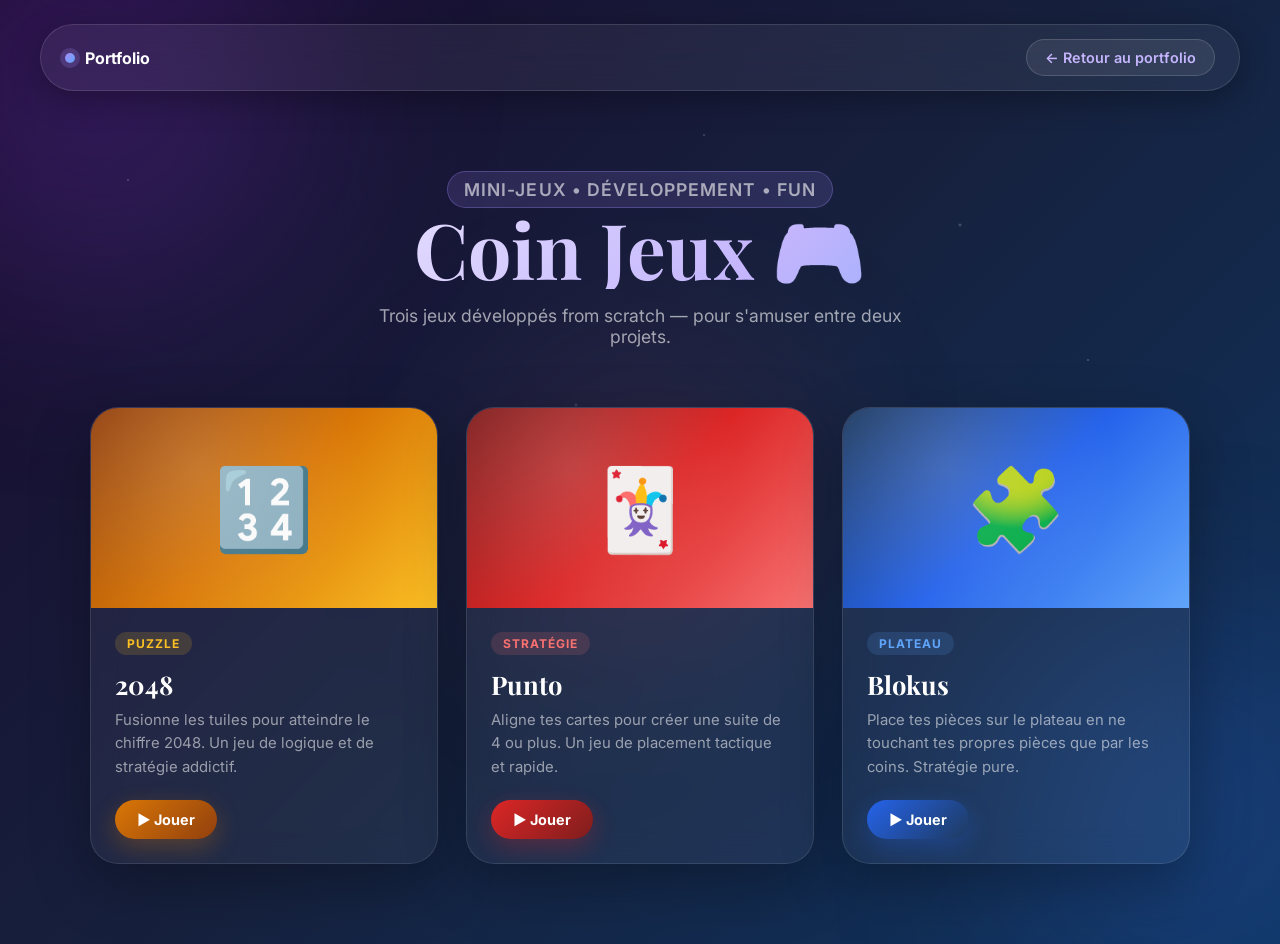
<file: games.html>
<!DOCTYPE html>
<html lang="fr">
<head>
  <meta charset="UTF-8" />
  <meta name="viewport" content="width=device-width, initial-scale=1.0" />
  <title>Jeux — Portfolio</title>
  <link rel="preconnect" href="https://fonts.googleapis.com">
  <link rel="preconnect" href="https://fonts.gstatic.com" crossorigin>
  <link href="https://fonts.googleapis.com/css2?family=Playfair+Display:wght@600;700&family=Inter:wght@400;500;600;700&display=swap" rel="stylesheet">
  <style>
    *, *::before, *::after { margin:0; padding:0; box-sizing:border-box; }
    html { scroll-behavior:smooth; }
    body {
      font-family:"Inter",sans-serif;
      background: linear-gradient(135deg, #1a0a2e 0%, #16213e 50%, #0f3460 100%);
      min-height: 100vh;
      color: #fff;
      overflow-x: hidden;
    }
    .stars {
      position: fixed; inset: 0; z-index: 0; pointer-events: none;
      background-image:
        radial-gradient(1px 1px at 10% 20%, rgba(255,255,255,0.6) 0%, transparent 100%),
        radial-gradient(1px 1px at 30% 60%, rgba(255,255,255,0.4) 0%, transparent 100%),
        radial-gradient(1px 1px at 55% 15%, rgba(255,255,255,0.5) 0%, transparent 100%),
        radial-gradient(1px 1px at 70% 80%, rgba(255,255,255,0.3) 0%, transparent 100%),
        radial-gradient(1px 1px at 85% 40%, rgba(255,255,255,0.6) 0%, transparent 100%),
        radial-gradient(1px 1px at 92% 70%, rgba(255,255,255,0.4) 0%, transparent 100%),
        radial-gradient(2px 2px at 20% 85%, rgba(255,255,255,0.3) 0%, transparent 100%),
        radial-gradient(2px 2px at 45% 45%, rgba(255,255,255,0.2) 0%, transparent 100%),
        radial-gradient(2px 2px at 75% 25%, rgba(255,255,255,0.3) 0%, transparent 100%);
    }
    .bg-blur { position:fixed; border-radius:999px; filter:blur(100px); pointer-events:none; z-index:0; }
    .bg-blur-1 { width:400px; height:400px; background:rgba(120,60,200,0.25); top:-100px; left:-100px; }
    .bg-blur-2 { width:350px; height:350px; background:rgba(60,120,255,0.18); bottom:-80px; right:-80px; }
    .bg-blur-3 { width:280px; height:280px; background:rgba(200,80,120,0.15); top:40%; left:40%; }

    .navbar {
      position: sticky; top: 18px; z-index: 100;
      width: min(94%, 1200px); margin: 24px auto 0;
      padding: 14px 24px;
      background: rgba(255,255,255,0.06);
      border: 1px solid rgba(255,255,255,0.12);
      backdrop-filter: blur(20px);
      border-radius: 999px;
      display: flex; align-items: center; justify-content: space-between;
      box-shadow: 0 8px 32px rgba(0,0,0,0.3);
    }
    .navbar-brand { display:flex; align-items:center; gap:10px; font-weight:700; font-size:1rem; color:#fff; text-decoration:none; }
    .brand-dot { width:10px; height:10px; border-radius:50%; background:linear-gradient(135deg,#a78bfa,#60a5fa); box-shadow:0 0 0 5px rgba(167,139,250,0.2); }
    .back-btn {
      display:inline-flex; align-items:center; gap:8px; padding:9px 18px; border-radius:999px;
      background:rgba(255,255,255,0.08); border:1px solid rgba(255,255,255,0.15);
      color:#c4b5fd; font-weight:600; font-size:.9rem; text-decoration:none; transition:.25s ease;
    }
    .back-btn:hover { background:rgba(255,255,255,0.14); transform:translateX(-3px); }

    .hero { position: relative; z-index: 1; text-align: center; padding: 80px 20px 60px; }
    .hero-eyebrow {
      display:inline-block; padding:7px 16px; border-radius:999px;
      background:rgba(167,139,250,0.15); border:1px solid rgba(167,139,250,0.3);
      color:#c4b5fd; font-size:.85rem; font-weight:600; letter-spacing:.06em;
      text-transform:uppercase; margin-bottom:20px;
    }
    .hero h1 {
      font-family:"Playfair Display",serif;
      font-size: clamp(2.8rem, 6vw, 5rem); line-height: 1.05; margin-bottom: 16px;
      background: linear-gradient(135deg, #fff 0%, #c4b5fd 60%, #60a5fa 100%);
      -webkit-background-clip: text; -webkit-text-fill-color: transparent; background-clip: text;
    }
    .hero p { font-size: 1.1rem; color: rgba(255,255,255,0.6); max-width: 560px; margin: 0 auto; }

    .games-container { position: relative; z-index: 1; width: min(92%, 1100px); margin: 0 auto; padding-bottom: 80px; }
    .games-grid { display: grid; grid-template-columns: repeat(3, 1fr); gap: 28px; }

    .game-card {
      background: rgba(255,255,255,0.05); border: 1px solid rgba(255,255,255,0.10);
      backdrop-filter: blur(16px); border-radius: 28px; overflow: hidden;
      box-shadow: 0 20px 60px rgba(0,0,0,0.3);
      transition: transform .3s ease, box-shadow .3s ease, border-color .3s ease; cursor: pointer;
    }
    .game-card:hover { transform: translateY(-10px); box-shadow: 0 30px 80px rgba(0,0,0,0.4); }
    .game-card.card-2048:hover   { border-color: rgba(251,191,36,0.5); }
    .game-card.card-punto:hover  { border-color: rgba(248,113,113,0.5); }
    .game-card.card-blokus:hover { border-color: rgba(96,165,250,0.5); }

    .game-card-visual { height: 200px; display: flex; align-items: center; justify-content: center; font-size: 5rem; position: relative; overflow: hidden; }
    .card-2048  .game-card-visual { background: linear-gradient(135deg, #92400e, #d97706, #fbbf24); }
    .card-punto .game-card-visual { background: linear-gradient(135deg, #7f1d1d, #dc2626, #f87171); }
    .card-blokus .game-card-visual { background: linear-gradient(135deg, #1e3a5f, #2563eb, #60a5fa); }
    .game-card-visual::after { content:''; position:absolute; inset:0; background: radial-gradient(circle at 30% 30%, rgba(255,255,255,0.15), transparent 60%); }

    .game-card-body { padding: 24px; }
    .game-tag { display:inline-block; padding:4px 12px; border-radius:999px; font-size:.75rem; font-weight:700; text-transform:uppercase; letter-spacing:.08em; margin-bottom:12px; }
    .card-2048  .game-tag { background:rgba(251,191,36,0.15); color:#fbbf24; }
    .card-punto .game-tag { background:rgba(248,113,113,0.15); color:#f87171; }
    .card-blokus .game-tag { background:rgba(96,165,250,0.15); color:#60a5fa; }

    .game-card-body h2 { font-family:"Playfair Display",serif; font-size:1.6rem; margin-bottom:8px; color:#fff; }
    .game-card-body p { font-size:.93rem; color:rgba(255,255,255,0.55); line-height:1.6; margin-bottom:20px; }

    .play-btn {
      display:inline-flex; align-items:center; gap:8px; padding:11px 22px; border-radius:999px;
      font-weight:700; font-size:.9rem; border:none; cursor:pointer;
      transition: transform .2s ease; font-family:"Inter",sans-serif;
    }
    .play-btn:hover { transform:translateY(-2px); }
    .card-2048  .play-btn { background:linear-gradient(135deg,#d97706,#92400e); color:#fff; box-shadow:0 8px 24px rgba(217,119,6,0.3); }
    .card-punto .play-btn { background:linear-gradient(135deg,#dc2626,#7f1d1d); color:#fff; box-shadow:0 8px 24px rgba(220,38,38,0.3); }
    .card-blokus .play-btn { background:linear-gradient(135deg,#2563eb,#1e3a5f); color:#fff; box-shadow:0 8px 24px rgba(37,99,235,0.3); }

    .modal-overlay {
      display:none; position:fixed; inset:0; z-index:1000;
      background:rgba(0,0,0,0.85); backdrop-filter:blur(8px);
      align-items:center; justify-content:center; padding: 20px;
    }
    .modal-overlay.active { display:flex; animation: fadeIn .2s ease; }
    @keyframes fadeIn { from { opacity:0; } to { opacity:1; } }

    .modal {
      width: 100%; max-width: 1100px;
      background: rgba(20,10,40,0.97); border: 1px solid rgba(255,255,255,0.12);
      border-radius: 28px; overflow: hidden; box-shadow: 0 40px 120px rgba(0,0,0,0.6);
      display:flex; flex-direction:column; height: 92vh;
      animation: slideUp .25s ease;
    }
    @keyframes slideUp { from { transform:translateY(30px); opacity:0; } to { transform:translateY(0); opacity:1; } }

    .modal-header {
      display:flex; align-items:center; justify-content:space-between;
      padding: 18px 24px; border-bottom: 1px solid rgba(255,255,255,0.08); flex-shrink: 0;
    }
    .modal-title { font-family:"Playfair Display",serif; font-size:1.3rem; color:#fff; }
    .modal-close {
      width:36px; height:36px; border-radius:50%;
      background:rgba(255,255,255,0.08); border:1px solid rgba(255,255,255,0.15);
      color:#fff; font-size:1.1rem; cursor:pointer;
      display:flex; align-items:center; justify-content:center; transition:.2s ease;
    }
    .modal-close:hover { background:rgba(255,80,80,0.25); border-color:rgba(255,80,80,0.4); transform:rotate(90deg); }
    .modal iframe { width:100%; flex:1; border:none; min-height:0; }
    @media (max-width:560px) { .modal { height: 96vh; } }
  </style>
</head>
<body>

<div class="stars"></div>
<div class="bg-blur bg-blur-1"></div>
<div class="bg-blur bg-blur-2"></div>
<div class="bg-blur bg-blur-3"></div>

<nav class="navbar">
  <a href="index.html" class="navbar-brand">
    <span class="brand-dot"></span>
    <span>Portfolio</span>
  </a>
  <a href="index.html" class="back-btn">← Retour au portfolio</a>
</nav>

<section class="hero">
  <p class="hero-eyebrow">Mini-jeux • Développement • Fun</p>
  <h1>Coin Jeux 🎮</h1>
  <p>Trois jeux développés from scratch — pour s'amuser entre deux projets.</p>
</section>

<div class="games-container">
  <div class="games-grid">

    <div class="game-card card-2048" onclick="openGame('https://elariab.github.io/MOOC-S5-Jeu2048/')">
      <div class="game-card-visual">🔢</div>
      <div class="game-card-body">
        <span class="game-tag">Puzzle</span>
        <h2>2048</h2>
        <p>Fusionne les tuiles pour atteindre le chiffre 2048. Un jeu de logique et de stratégie addictif.</p>
        <button class="play-btn">▶ Jouer</button>
      </div>
    </div>

    <div class="game-card card-punto" onclick="openGame('https://elariab.github.io/S5-MOOC-JeuPunto/')">
      <div class="game-card-visual">🃏</div>
      <div class="game-card-body">
        <span class="game-tag">Stratégie</span>
        <h2>Punto</h2>
        <p>Aligne tes cartes pour créer une suite de 4 ou plus. Un jeu de placement tactique et rapide.</p>
        <button class="play-btn">▶ Jouer</button>
      </div>
    </div>

    <div class="game-card card-blokus" onclick="openGame('https://elariab.github.io/S5-MOOC-JeuBlokus/')">
      <div class="game-card-visual">🧩</div>
      <div class="game-card-body">
        <span class="game-tag">Plateau</span>
        <h2>Blokus</h2>
        <p>Place tes pièces sur le plateau en ne touchant tes propres pièces que par les coins. Stratégie pure.</p>
        <button class="play-btn">▶ Jouer</button>
      </div>
    </div>

  </div>
</div>

<div class="modal-overlay" id="modal-overlay">
  <div class="modal">
    <div class="modal-header">
      <span class="modal-title" id="modal-title"></span>
      <button class="modal-close" onclick="closeGame()">✕</button>
    </div>
    <iframe id="modal-iframe" src="" allowfullscreen></iframe>
  </div>
</div>

<script>
  function openGame(url) {
    window.open(url, '_blank');
  }
</script>
</body>
</html>
</file>
<file: style.css>
/* ─────────────────────────────────────────────
       TOKENS
    ───────────────────────────────────────────── */
    :root {
      --container: 1200px;
      --radius-xl: 28px;
      --radius-lg: 22px;
      --radius-md: 16px;

      /* EDF – orange pastel */
      --edf-bg-start:  #f5e6d0;
      --edf-bg-end:    #eedfc8;
      --edf-surface:   rgba(255,255,255,0.50);
      --edf-surface-s: rgba(255,255,255,0.72);
      --edf-border:    rgba(200,140,60,0.18);
      --edf-text:      #2e1f0e;
      --edf-soft:      #7a4f22;
      --edf-accent:    #c47c2b;
      --edf-accent-dk: #8f5515;
      --edf-shadow:    0 18px 45px rgba(140,80,10,0.13);
      --edf-btn-grad:  linear-gradient(135deg,#d48a38,#9e5f16);

      /* Wavestone – violet pastel */
      --wave-bg-start: #ede0f5;
      --wave-bg-end:   #e5d5f0;
      --wave-surface:  rgba(255,255,255,0.50);
      --wave-border:   rgba(150,100,200,0.18);
      --wave-text:     #1e0e2e;
      --wave-soft:     #6b4a8a;
      --wave-accent:   #9b6bbf;
      --wave-accent-dk:#6b3d9e;
      --wave-shadow:   0 18px 45px rgba(100,50,160,0.13);
      --wave-btn-grad: linear-gradient(135deg,#a87ed0,#7040b0);


      --algae-bg-start:#dfeacb;
      --algae-bg-end:  #d4e4bd;
      --algae-surface: rgba(255,255,255,0.48);
      --algae-surface-s:rgba(255,255,255,0.68);
      --algae-border:  rgba(82,107,57,0.18);
      --algae-text:    #20311a;
      --algae-soft:    #4a6240;
      --algae-accent:  #6b8e45;
      --algae-accent-dk:#45612a;
      --algae-shadow:  0 18px 45px rgba(42,65,27,0.12);
      --algae-btn-grad:linear-gradient(135deg,#739a4a,#567636);
    }

    /* ─────────────────────────────────────────────
       RESET
    ───────────────────────────────────────────── */
    *, *::before, *::after { margin:0; padding:0; box-sizing:border-box; }
    html { scroll-behavior: smooth; }
    body { font-family:"Inter",sans-serif; overflow-x:hidden; line-height:1.6; }
    img  { display:block; width:100%; height:auto; }
    a    { text-decoration:none; color:inherit; }

    .container {
      width: min(92%, var(--container));
      margin: 0 auto;
    }

    /* ─────────────────────────────────────────────
       UNIFIED BODY BACKGROUND — dégradé continu
    ───────────────────────────────────────────── */
    body {
      background: #f5e6d0;
    }

    /* ─────────────────────────────────────────────
       GRADIENT BRIDGES
    ───────────────────────────────────────────── */
    .gradient-bridge { height: 200px; display: block; margin: 0; padding: 0; }
    .gradient-edf-wave   { background: linear-gradient(180deg, #eedfc8 0%, #ede0f5 100%); }
    .gradient-wave-algae { background: linear-gradient(180deg, #e5d5f0 0%, #dfeacb 100%); }

    /* ─────────────────────────────────────────────
       ██████  WAVESTONE SECTION
    ───────────────────────────────────────────── */
    #wave-section {
      background: linear-gradient(180deg, var(--wave-bg-start) 0%, var(--wave-bg-end) 100%);
      color: var(--wave-text);
      position: relative;
      overflow: hidden;
    }

    #wave-section .bg-blur { position:absolute; border-radius:999px; filter:blur(80px); pointer-events:none; opacity:.42; z-index:0; }
    #wave-section .bg-blur-1 { width:280px; height:280px; background:rgba(180,120,240,0.22); top:80px; left:-70px; }
    #wave-section .bg-blur-2 { width:360px; height:360px; background:rgba(220,190,255,0.28); top:280px; right:-110px; }
    #wave-section .bg-blur-3 { width:220px; height:220px; background:rgba(160,100,220,0.15); bottom:200px; left:30%; }

    #wave-section .navbar {
      width:min(94%,1280px); margin:24px auto 0; padding:16px 22px;
      background:rgba(240,225,255,0.48); border:1px solid rgba(220,190,255,0.55);
      backdrop-filter:blur(16px); border-radius:999px; box-shadow:var(--wave-shadow);
      display:flex; align-items:center; justify-content:space-between; gap:20px;
      position:sticky; top:18px; z-index:20;
    }
    #wave-section .brand { display:flex; align-items:center; gap:10px; font-weight:700; color:var(--wave-accent-dk); white-space:nowrap; }
    #wave-section .brand-dot { width:12px; height:12px; border-radius:50%; background:linear-gradient(135deg,#b07ed8,#7040b0); box-shadow:0 0 0 6px rgba(160,100,220,0.18); }
    #wave-section .nav-links a { color:var(--wave-soft); }
    #wave-section .nav-links a:hover { color:var(--wave-accent-dk); }
    #wave-section .menu-toggle span { background:var(--wave-accent-dk); }

    #wave-section .hero-content {
      min-height:calc(100vh - 110px); display:grid; grid-template-columns:1.1fr 0.9fr;
      align-items:center; gap:48px; padding:70px 0 60px; position:relative; z-index:1;
    }
    #wave-section .eyebrow { display:inline-block; padding:8px 14px; border-radius:999px; background:rgba(240,225,255,0.72); border:1px solid rgba(220,190,255,0.7); color:var(--wave-accent-dk); font-weight:600; font-size:.9rem; margin-bottom:20px; }
    #wave-section h1 { font-family:"Playfair Display",serif; font-size:clamp(2.8rem,5vw,5.1rem); line-height:1.02; letter-spacing:-.03em; margin-bottom:20px; }
    #wave-section h1 span { color:var(--wave-accent); }
    #wave-section .hero-description { font-size:1.08rem; color:var(--wave-soft); max-width:650px; margin-bottom:28px; }
    #wave-section .btn-primary { background:var(--wave-btn-grad); color:#fff; box-shadow:0 14px 30px rgba(110,60,180,0.22); }
    #wave-section .btn-secondary { background:rgba(240,225,255,0.65); border:1px solid rgba(220,190,255,0.8); color:var(--wave-accent-dk); }

    #wave-section .hero-card {
      border-radius:var(--radius-xl); background:rgba(240,225,255,0.52);
      border:1px solid rgba(220,190,255,0.58); backdrop-filter:blur(16px);
      box-shadow:var(--wave-shadow); padding:32px;
    }
    #wave-section .mini-label { font-size:.82rem; font-weight:700; text-transform:uppercase; letter-spacing:.14em; color:var(--wave-accent); margin-bottom:12px; }
    #wave-section .hero-card h2 { font-family:"Playfair Display",serif; font-size:1.55rem; line-height:1.2; margin-bottom:14px; color:var(--wave-text); }
    #wave-section .hero-card p { color:var(--wave-soft); font-size:.97rem; }

    #wave-section .glass { background:rgba(240,225,255,0.50); border:1px solid rgba(220,190,255,0.55); backdrop-filter:blur(16px); }
    #wave-section .card { border-radius:var(--radius-xl); overflow:hidden; box-shadow:var(--wave-shadow); }

    #wave-section .section { padding:110px 0 10px; position:relative; z-index:1; }
    #wave-section .section-heading { display:flex; align-items:flex-end; justify-content:space-between; gap:16px; margin-bottom:34px; flex-wrap:wrap; }
    #wave-section .section-label { font-size:.85rem; font-weight:700; color:var(--wave-accent-dk); letter-spacing:.14em; text-transform:uppercase; }
    #wave-section .section-heading h2 { font-family:"Playfair Display",serif; font-size:clamp(2rem,3vw,3rem); line-height:1.1; }

    #wave-section .intro-block { padding:32px; font-size:1.02rem; }
    #wave-section .intro-block p + p { margin-top:14px; }
    #wave-section .intro-block p { color:var(--wave-soft); }

    /* missions grid */
    #wave-section .missions-grid { display:grid; grid-template-columns:repeat(3,1fr); gap:24px; }
    #wave-section .mission-card { padding:28px; border-radius:var(--radius-xl); box-shadow:var(--wave-shadow); transition:transform .28s ease, box-shadow .28s ease; }
    #wave-section .mission-card:hover { transform:translateY(-6px); box-shadow:0 22px 48px rgba(100,50,160,0.18); }
    #wave-section .mission-icon { font-size:2rem; margin-bottom:14px; }
    #wave-section .mission-card h3 { font-size:1.15rem; margin-bottom:12px; color:var(--wave-accent-dk); }
    #wave-section .mission-card p { color:var(--wave-soft); font-size:.97rem; line-height:1.6; }

    /* video */
    #wave-section .video-frame-card { border-radius:var(--radius-xl); overflow:hidden; box-shadow:var(--wave-shadow); background:rgba(240,225,255,0.52); border:1px solid rgba(220,190,255,0.55); backdrop-filter:blur(14px); padding:14px; margin-bottom:24px; }
    #wave-section .video-frame-card iframe { border-radius:18px; display:block; }
    #wave-section .explanatory-card { padding:28px; }
    #wave-section .explanatory-card h3 { font-size:1.25rem; margin-bottom:14px; color:var(--wave-accent-dk); }
    #wave-section .explanatory-card p { color:var(--wave-soft); }

    #wave-section .footer-inner { color:var(--wave-soft); border-color:rgba(130,70,200,0.15); }
    #wave-section .back-to-top { color:var(--wave-accent-dk); }

    @media (max-width:1080px) {
      #wave-section .hero-content { grid-template-columns:1fr; min-height:auto; padding-top:50px; }
      #wave-section .missions-grid { grid-template-columns:1fr; }
    }
    @media (max-width:820px) {
      #wave-section h1 { font-size:clamp(2.2rem,10vw,3.6rem); }
    }

    /* ─────────────────────────────────────────────
       ██████  EDF SECTION
    ───────────────────────────────────────────── */
    #edf-section {
      background: linear-gradient(180deg, var(--edf-bg-start) 0%, var(--edf-bg-end) 100%);
      color: var(--edf-text);
      position: relative;
      overflow: hidden;
    }

    /* bg blurs EDF */
    #edf-section .bg-blur { position:absolute; border-radius:999px; filter:blur(80px); pointer-events:none; opacity:.42; z-index:0; }
    #edf-section .bg-blur-1 { width:280px; height:280px; background:rgba(220,140,50,0.28); top:80px; left:-70px; }
    #edf-section .bg-blur-2 { width:360px; height:360px; background:rgba(255,230,180,0.35); top:280px; right:-110px; }
    #edf-section .bg-blur-3 { width:220px; height:220px; background:rgba(210,120,30,0.18); bottom:200px; left:30%; }

    /* ─── EDF NAVBAR ─── */
    #edf-section .navbar {
      width: min(94%,1280px);
      margin: 24px auto 0;
      padding: 16px 22px;
      background: rgba(255,240,210,0.48);
      border: 1px solid rgba(255,220,160,0.55);
      backdrop-filter: blur(16px);
      border-radius: 999px;
      box-shadow: var(--edf-shadow);
      display: flex;
      align-items: center;
      justify-content: space-between;
      gap: 20px;
      position: sticky;
      top: 18px;
      z-index: 20;
    }
    #edf-section .brand { display:flex; align-items:center; gap:10px; font-weight:700; color:var(--edf-accent-dk); white-space:nowrap; }
    #edf-section .brand-dot { width:12px; height:12px; border-radius:50%; background:linear-gradient(135deg,#e09040,#9e5f16); box-shadow:0 0 0 6px rgba(210,140,50,0.18); }
    #edf-section .nav-links a { color:var(--edf-soft); }
    #edf-section .nav-links a:hover { color:var(--edf-accent-dk); }
    #edf-section .menu-toggle span { background:var(--edf-accent-dk); }

    /* ─── EDF HERO ─── */
    #edf-section .hero-content {
      min-height: calc(100vh - 110px);
      display: grid;
      grid-template-columns: 1.1fr 0.9fr;
      align-items: center;
      gap: 48px;
      padding: 70px 0 60px;
      position: relative;
      z-index: 1;
    }
    #edf-section .eyebrow {
      display:inline-block; padding:8px 14px;
      border-radius:999px;
      background:rgba(255,230,190,0.72);
      border:1px solid rgba(255,210,140,0.7);
      color:var(--edf-accent-dk); font-weight:600; font-size:.9rem; margin-bottom:20px;
    }
    #edf-section h1 {
      font-family:"Playfair Display",serif;
      font-size:clamp(2.8rem,5vw,5.1rem);
      line-height:1.02; letter-spacing:-.03em; margin-bottom:20px;
    }
    #edf-section h1 span { color:var(--edf-accent); }
    #edf-section .hero-description { font-size:1.08rem; color:var(--edf-soft); max-width:650px; margin-bottom:28px; }
    #edf-section .btn-primary { background:var(--edf-btn-grad); color:#fff; box-shadow:0 14px 30px rgba(160,90,20,0.22); }
    #edf-section .btn-secondary { background:rgba(255,240,210,0.65); border:1px solid rgba(255,220,160,0.8); color:var(--edf-accent-dk); }

    /* EDF hero card */
    #edf-section .hero-card {
      border-radius: var(--radius-xl);
      background: rgba(255,240,200,0.52);
      border: 1px solid rgba(255,220,150,0.58);
      backdrop-filter: blur(16px);
      box-shadow: var(--edf-shadow);
      padding: 32px;
    }
    #edf-section .mini-label {
      font-size:.82rem; font-weight:700; text-transform:uppercase;
      letter-spacing:.14em; color:var(--edf-accent); margin-bottom:12px;
    }
    #edf-section .hero-card h2 {
      font-family:"Playfair Display",serif;
      font-size:1.55rem; line-height:1.2; margin-bottom:14px; color:var(--edf-text);
    }
    #edf-section .hero-card p { color:var(--edf-soft); font-size:.97rem; }

    /* ─── EDF SHARED COMPONENTS ─── */
    #edf-section .glass {
      background: rgba(255,240,210,0.50);
      border: 1px solid rgba(255,220,160,0.55);
      backdrop-filter: blur(16px);
    }
    #edf-section .card { border-radius:var(--radius-xl); overflow:hidden; box-shadow:var(--edf-shadow); }
    #edf-section .visual-card { background:rgba(255,245,225,0.72); border:1px solid rgba(255,220,160,0.50); padding:16px; }
    #edf-section .visual-card img { border-radius:20px; object-fit:cover; }

    #edf-section .section { padding:110px 0 10px; position:relative; z-index:1; }
    #edf-section .section-heading { display:flex; align-items:flex-end; justify-content:space-between; gap:16px; margin-bottom:34px; flex-wrap:wrap; }
    #edf-section .section-label { font-size:.85rem; font-weight:700; color:var(--edf-accent-dk); letter-spacing:.14em; text-transform:uppercase; }
    #edf-section .section-heading h2 { font-family:"Playfair Display",serif; font-size:clamp(2rem,3vw,3rem); line-height:1.1; }

    #edf-section .intro-block { padding:32px; font-size:1.02rem; }
    #edf-section .intro-block p + p { margin-top:14px; }
    #edf-section .intro-block p { color:var(--edf-soft); }

    /* video frame */
    #edf-section .video-frame-card {
      border-radius: var(--radius-xl);
      overflow: hidden;
      box-shadow: var(--edf-shadow);
      background: rgba(255,240,200,0.52);
      border: 1px solid rgba(255,220,150,0.55);
      backdrop-filter: blur(14px);
      padding: 14px;
      margin-bottom: 24px;
    }
    #edf-section .video-frame-card iframe { border-radius: 18px; display:block; }

    #edf-section .explanatory-card { padding:28px; }
    #edf-section .explanatory-card h3 { font-size:1.25rem; margin-bottom:14px; color:var(--edf-accent-dk); }
    #edf-section .explanatory-card p { color:var(--edf-soft); }
    #edf-section .explanatory-card p + p { margin-top:12px; }

    /* photo gallery */
    #edf-section .photo-gallery { display:grid; grid-template-columns:repeat(3,1fr); gap:22px; margin-top:24px; }
    #edf-section .gallery-item { border-radius:24px; overflow:hidden; box-shadow:var(--edf-shadow); background:rgba(255,240,200,0.55); border:1px solid rgba(255,220,150,0.55); }
    #edf-section .gallery-item img { width:100%; height:320px; object-fit:cover; }

    /* wattson grid */
    #edf-section .wattson-grid { display:grid; grid-template-columns:1.2fr 0.8fr; gap:26px; align-items:start; }
    #edf-section .video-local-card { border-radius:var(--radius-xl); overflow:hidden; box-shadow:var(--edf-shadow); background:rgba(255,240,200,0.52); border:1px solid rgba(255,220,150,0.55); backdrop-filter:blur(14px); padding:14px; }
    #edf-section .video-local-card video { border-radius:18px; display:block; width:100%; }
    #edf-section .wattson-text { padding:30px; }
    #edf-section .wattson-text h3 { font-size:1.25rem; margin-bottom:14px; color:var(--edf-accent-dk); }
    #edf-section .wattson-text p + p { margin-top:12px; }
    #edf-section .wattson-text p { color:var(--edf-soft); }

    /* animations grid */
    #edf-section .animations-grid { display:grid; grid-template-columns:repeat(3,1fr); gap:22px; }
    #edf-section .animations-grid .small-video-card:last-child:nth-child(3n+2) { grid-column: 2; }
    #edf-section .small-video-card { border-radius:var(--radius-xl); overflow:hidden; box-shadow:var(--edf-shadow); background:rgba(255,240,200,0.52); border:1px solid rgba(255,220,150,0.55); backdrop-filter:blur(14px); padding:12px; }
    #edf-section .small-video-card video { border-radius:16px; display:block; width:100%; }

    /* EDF footer / separator */
    #edf-section .section-footer { padding:60px 0 0; position:relative; z-index:1; }

    /* ─────────────────────────────────────────────
       ██████  ALGAE SECTION
    ───────────────────────────────────────────── */
    #algae-section {
      background: linear-gradient(180deg, var(--algae-bg-start) 0%, var(--algae-bg-end) 100%);
      color: var(--algae-text);
      position: relative;
      overflow: hidden;
    }

    #algae-section .bg-blur { position:absolute; border-radius:999px; filter:blur(80px); pointer-events:none; opacity:.45; z-index:0; }
    #algae-section .bg-blur-1 { width:260px; height:260px; background:rgba(151,199,93,0.35); top:80px; left:-60px; }
    #algae-section .bg-blur-2 { width:340px; height:340px; background:rgba(255,255,255,0.4); top:260px; right:-100px; }

    /* ─── ALGAE NAVBAR ─── */
    #algae-section .navbar {
      width:min(94%,1280px); margin:24px auto 0; padding:16px 22px;
      background:rgba(255,255,255,0.38); border:1px solid rgba(255,255,255,0.45);
      backdrop-filter:blur(16px); border-radius:999px; box-shadow:var(--algae-shadow);
      display:flex; align-items:center; justify-content:space-between; gap:20px;
      position:sticky; top:18px; z-index:20;
    }
    #algae-section .brand { display:flex; align-items:center; gap:10px; font-weight:700; color:var(--algae-accent-dk); white-space:nowrap; }
    #algae-section .brand-dot { width:12px; height:12px; border-radius:50%; background:linear-gradient(135deg,#86b85c,#4f742f); box-shadow:0 0 0 6px rgba(134,184,92,0.16); }
    #algae-section .nav-links a { color:var(--algae-soft); }
    #algae-section .nav-links a:hover { color:var(--algae-accent-dk); }
    #algae-section .menu-toggle span { background:var(--algae-accent-dk); }

    /* ─── ALGAE HERO ─── */
    #algae-section .hero-content {
      min-height:calc(100vh - 110px); display:grid; grid-template-columns:1.1fr 0.9fr;
      align-items:center; gap:48px; padding:70px 0 40px; position:relative; z-index:1;
    }
    #algae-section .eyebrow { display:inline-block; padding:8px 14px; border-radius:999px; background:rgba(255,255,255,0.58); border:1px solid rgba(255,255,255,0.6); color:var(--algae-accent-dk); font-weight:600; font-size:.9rem; margin-bottom:20px; }
    #algae-section h1 { font-family:"Playfair Display",serif; font-size:clamp(2.8rem,5vw,5.1rem); line-height:1.02; letter-spacing:-.03em; margin-bottom:20px; }
    #algae-section h1 span { color:var(--algae-accent); }
    #algae-section .hero-description { font-size:1.08rem; color:var(--algae-soft); max-width:650px; margin-bottom:28px; }
    #algae-section .btn-primary { background:var(--algae-btn-grad); color:#fff; box-shadow:0 14px 30px rgba(84,114,49,0.22); }
    #algae-section .btn-secondary { background:rgba(255,255,255,0.55); border:1px solid rgba(255,255,255,0.75); color:var(--algae-accent-dk); }

    /* ─── ALGAE SHARED COMPONENTS ─── */
    #algae-section .glass { background:var(--algae-surface); border:1px solid rgba(255,255,255,0.5); backdrop-filter:blur(16px); }
    #algae-section .card { border-radius:var(--radius-xl); overflow:hidden; box-shadow:var(--algae-shadow); }
    #algae-section .visual-card { background:rgba(255,255,255,0.72); border:1px solid rgba(255,255,255,0.48); padding:16px; }
    #algae-section .visual-card img { border-radius:20px; object-fit:cover; }
    #algae-section .hero-visual { padding:18px; }
    #algae-section .hero-visual img { border-radius:22px; object-fit:cover; max-height:620px; }

    #algae-section .section { padding:110px 0 10px; position:relative; z-index:1; }
    #algae-section .section-heading { display:flex; align-items:flex-end; justify-content:space-between; gap:16px; margin-bottom:34px; flex-wrap:wrap; }
    #algae-section .section-label { font-size:.85rem; font-weight:700; color:var(--algae-accent-dk); letter-spacing:.14em; text-transform:uppercase; }
    #algae-section .section-heading h2 { font-family:"Playfair Display",serif; font-size:clamp(2rem,3vw,3rem); line-height:1.1; }

    #algae-section .intro-grid, #algae-section .two-col-layout, #algae-section .design-grid { display:grid; gap:26px; }
    #algae-section .intro-grid { grid-template-columns:.9fr 1.1fr; }
    #algae-section .two-col-layout, #algae-section .design-grid { grid-template-columns:.8fr 1.2fr; }
    #algae-section .intro-text-card, #algae-section .two-col-layout .glass, #algae-section .design-grid .glass { padding:30px; }
    #algae-section .intro-text-card h3, #algae-section .two-col-layout h3, #algae-section .design-grid h3 { font-size:1.3rem; margin-bottom:14px; color:var(--algae-accent-dk); }

    #algae-section .objective-banner { margin-top:26px; padding:22px 26px; border-radius:24px; background:linear-gradient(135deg,rgba(255,255,255,0.56),rgba(255,255,255,0.35)); border:1px solid rgba(255,255,255,0.55); box-shadow:var(--algae-shadow); }
    #algae-section .objective-label { display:inline-block; margin-bottom:8px; font-size:.84rem; font-weight:700; text-transform:uppercase; letter-spacing:.12em; color:var(--algae-accent-dk); }

    #algae-section .experience-top { display:flex; gap:16px; flex-wrap:wrap; margin-bottom:24px; }
    #algae-section .info-pill { flex:1 1 220px; min-width:180px; background:rgba(255,255,255,0.52); border:1px solid rgba(255,255,255,0.6); backdrop-filter:blur(12px); border-radius:22px; padding:18px 22px; box-shadow:var(--algae-shadow); }
    #algae-section .info-pill strong { display:block; font-size:1.5rem; color:var(--algae-accent-dk); }
    #algae-section .info-pill span { color:var(--algae-soft); font-weight:500; }

    #algae-section .photo-gallery { display:grid; grid-template-columns:repeat(3,1fr); gap:22px; margin-top:24px; }
    #algae-section .gallery-item { border-radius:24px; overflow:hidden; box-shadow:var(--algae-shadow); background:rgba(255,255,255,0.5); border:1px solid rgba(255,255,255,0.55); }
    #algae-section .gallery-item img { width:100%; height:360px; object-fit:cover; }

    #algae-section .results-grid { display:grid; grid-template-columns:repeat(3,1fr); gap:24px; }
    #algae-section .result-card { background:rgba(255,255,255,0.56); border:1px solid rgba(255,255,255,0.62); border-radius:26px; overflow:hidden; box-shadow:var(--algae-shadow); transition:transform .28s ease, box-shadow .28s ease; }
    #algae-section .result-card:hover { transform:translateY(-6px); box-shadow:0 22px 48px rgba(42,65,27,.16); }
    #algae-section .result-card img { width:100%; height:240px; object-fit:contain; background:#f7faf2; padding:12px; }
    #algae-section .result-card-content { padding:20px; }
    #algae-section .result-card-content h3 { margin-bottom:8px; font-size:1.1rem; color:var(--algae-accent-dk); }

    /* ─────────────────────────────────────────────
       SHARED UTILITIES
    ───────────────────────────────────────────── */
    .navbar { position:sticky; top:18px; z-index:20; }
    .nav-links { list-style:none; display:flex; gap:22px; flex-wrap:wrap; }
    .nav-links a { font-size:.96rem; font-weight:500; transition:.25s ease; }
    .menu-toggle { display:none; background:transparent; border:none; cursor:pointer; }
    .menu-toggle span { display:block; width:26px; height:2px; margin:5px 0; border-radius:999px; }

    .hero-buttons { display:flex; gap:14px; flex-wrap:wrap; }
    .btn { display:inline-flex; align-items:center; justify-content:center; padding:14px 22px; border-radius:999px; font-weight:600; transition:transform .25s ease, box-shadow .25s ease; }
    .btn:hover { transform:translateY(-2px); }

    .footer { padding:70px 0 40px; }
    .footer-inner { display:flex; justify-content:space-between; gap:16px; flex-wrap:wrap; padding-top:26px; border-top:1px solid rgba(0,0,0,0.08); }
    #edf-section .footer-inner { color:var(--edf-soft); border-color:rgba(160,100,30,0.18); }
    #algae-section .footer-inner { color:var(--algae-soft); border-color:rgba(69,97,42,0.15); }
    .back-to-top { font-weight:600; }
    #edf-section .back-to-top { color:var(--edf-accent-dk); }
    #algae-section .back-to-top { color:var(--algae-accent-dk); }

    .reveal { opacity:0; transform:translateY(28px); transition:opacity .75s ease, transform .75s ease; }
    .reveal.visible { opacity:1; transform:translateY(0); }

    /* ─────────────────────────────────────────────
       RESPONSIVE
    ───────────────────────────────────────────── */
    @media (max-width:1080px) {
      .hero-content,
      #algae-section .intro-grid,
      #algae-section .two-col-layout,
      #algae-section .design-grid,
      #algae-section .results-grid,
      #edf-section .wattson-grid { grid-template-columns:1fr; }

      .hero-content { min-height:auto; padding-top:50px; }
      .hero-visual { order:-1; }
      #algae-section .photo-gallery,
      #edf-section .photo-gallery { grid-template-columns:1fr; }
      #edf-section .animations-grid { grid-template-columns:1fr 1fr; }
      #algae-section .gallery-item img { height:auto; max-height:420px; }
    }

    @media (max-width:820px) {
      .navbar { border-radius:26px; align-items:flex-start; }
      .menu-toggle { display:block; }
      .nav-links { display:none; width:100%; flex-direction:column; gap:12px; padding-top:14px; }
      .nav-links.active { display:flex; }

      #edf-section h1,
      #algae-section h1 { font-size:clamp(2.2rem,10vw,3.6rem); }
      .section { padding-top:90px; }
    }

    @media (max-width:560px) {
      .hero-buttons { flex-direction:column; align-items:stretch; }
      #edf-section .animations-grid { grid-template-columns:1fr; }
      #algae-section .results-grid { grid-template-columns:1fr; }
    }
    /* ─────────────────────────────────────────────
       GRADIENT BRIDGE ALGAE → HEMA
    ───────────────────────────────────────────── */
    .gradient-algae-hema { background: linear-gradient(180deg, #d4e4bd 0%, #f5ddd8 100%); }

    /* ─────────────────────────────────────────────
       ██████  HEMA SECTION
    ───────────────────────────────────────────── */
    #hema-section {
      background: linear-gradient(180deg, #f5ddd8 0%, #f0d4ce 100%);
      color: #2e0e0a;
      position: relative;
      overflow: hidden;
    }

    #hema-section .bg-blur { position:absolute; border-radius:999px; filter:blur(80px); pointer-events:none; opacity:.42; z-index:0; }
    #hema-section .bg-blur-1 { width:280px; height:280px; background:rgba(220,100,80,0.18); top:80px; left:-70px; }
    #hema-section .bg-blur-2 { width:360px; height:360px; background:rgba(255,200,190,0.28); top:280px; right:-110px; }
    #hema-section .bg-blur-3 { width:220px; height:220px; background:rgba(210,90,70,0.12); bottom:200px; left:30%; }

    #hema-section .navbar {
      width:min(94%,1280px); margin:24px auto 0; padding:16px 22px;
      background:rgba(255,230,225,0.52); border:1px solid rgba(255,200,190,0.6);
      backdrop-filter:blur(16px); border-radius:999px;
      box-shadow:0 18px 45px rgba(180,70,50,0.12);
      display:flex; align-items:center; justify-content:space-between; gap:20px;
      position:sticky; top:18px; z-index:20;
    }
    #hema-section .brand { display:flex; align-items:center; gap:10px; font-weight:700; color:#9e2a15; white-space:nowrap; }
    #hema-section .brand-dot { width:12px; height:12px; border-radius:50%; background:linear-gradient(135deg,#e05535,#9e2a15); box-shadow:0 0 0 6px rgba(210,80,55,0.18); }
    #hema-section .nav-links a { color:#b04030; }
    #hema-section .nav-links a:hover { color:#9e2a15; }
    #hema-section .menu-toggle span { background:#9e2a15; }

    #hema-section .hero-content {
      min-height:calc(100vh - 110px); display:grid; grid-template-columns:1.1fr 0.9fr;
      align-items:center; gap:48px; padding:70px 0 60px; position:relative; z-index:1;
    }
    #hema-section .eyebrow { display:inline-block; padding:8px 14px; border-radius:999px; background:rgba(255,225,218,0.78); border:1px solid rgba(255,195,182,0.7); color:#9e2a15; font-weight:600; font-size:.9rem; margin-bottom:20px; }
    #hema-section h1 { font-family:"Playfair Display",serif; font-size:clamp(2.8rem,5vw,5.1rem); line-height:1.02; letter-spacing:-.03em; margin-bottom:20px; }
    #hema-section h1 span { color:#c94428; }
    #hema-section .hero-description { font-size:1.08rem; color:#b04030; max-width:650px; margin-bottom:28px; }
    #hema-section .btn-primary { background:linear-gradient(135deg,#d45035,#9e2a15); color:#fff; box-shadow:0 14px 30px rgba(160,50,30,0.22); }
    #hema-section .btn-secondary { background:rgba(255,225,218,0.70); border:1px solid rgba(255,195,182,0.8); color:#9e2a15; }

    #hema-section .hero-card {
      border-radius:28px; background:rgba(255,228,222,0.55);
      border:1px solid rgba(255,195,182,0.60); backdrop-filter:blur(16px);
      box-shadow:0 18px 45px rgba(180,70,50,0.12); padding:32px;
    }
    #hema-section .mini-label { font-size:.82rem; font-weight:700; text-transform:uppercase; letter-spacing:.14em; color:#c94428; margin-bottom:12px; }
    #hema-section .hero-card h2 { font-family:"Playfair Display",serif; font-size:1.55rem; line-height:1.2; margin-bottom:14px; color:#2e0e0a; }
    #hema-section .hero-card p { color:#b04030; font-size:.97rem; }

    #hema-section .glass { background:rgba(255,228,222,0.52); border:1px solid rgba(255,195,182,0.58); backdrop-filter:blur(16px); }
    #hema-section .card { border-radius:28px; overflow:hidden; box-shadow:0 18px 45px rgba(180,70,50,0.12); }

    #hema-section .section { padding:110px 0 10px; position:relative; z-index:1; }
    #hema-section .section-heading { display:flex; align-items:flex-end; justify-content:space-between; gap:16px; margin-bottom:34px; flex-wrap:wrap; }
    #hema-section .section-label { font-size:.85rem; font-weight:700; color:#9e2a15; letter-spacing:.14em; text-transform:uppercase; }
    #hema-section .section-heading h2 { font-family:"Playfair Display",serif; font-size:clamp(2rem,3vw,3rem); line-height:1.1; }

    #hema-section .intro-block { padding:32px; font-size:1.02rem; }
    #hema-section .intro-block p + p { margin-top:14px; }
    #hema-section .intro-block p { color:#b04030; }

    /* missions */
    #hema-section .hema-missions-grid { display:grid; grid-template-columns:repeat(3,1fr); gap:24px; }
    #hema-section .mission-card { padding:28px; border-radius:28px; box-shadow:0 18px 45px rgba(180,70,50,0.12); transition:transform .28s ease, box-shadow .28s ease; }
    #hema-section .mission-card:hover { transform:translateY(-6px); box-shadow:0 22px 48px rgba(160,50,30,0.18); }
    #hema-section .mission-icon { font-size:2rem; margin-bottom:14px; }
    #hema-section .mission-card h3 { font-size:1.15rem; margin-bottom:12px; color:#9e2a15; }
    #hema-section .mission-list { list-style:none; padding:0; display:flex; flex-direction:column; gap:8px; }
    #hema-section .mission-list li { color:#b04030; font-size:.96rem; padding-left:16px; position:relative; }
    #hema-section .mission-list li::before { content:"–"; position:absolute; left:0; color:#c94428; }

    /* galerie */
    #hema-section .hema-gallery { display:grid; grid-template-columns:repeat(3,1fr); gap:22px; }
    #hema-section .hema-gallery-item { border-radius:24px; overflow:hidden; box-shadow:0 18px 45px rgba(180,70,50,0.12); background:rgba(255,228,222,0.55); border:1px solid rgba(255,195,182,0.55); position:relative; }
    #hema-section .hema-gallery-item img { width:100%; height:280px; object-fit:cover; display:block; transition:transform .4s ease; }
    #hema-section .hema-gallery-item:hover img { transform:scale(1.04); }
    #hema-section .hema-photo-label { position:absolute; bottom:0; left:0; right:0; background:linear-gradient(0deg, rgba(46,14,10,0.55), transparent); color:#fff; font-weight:600; font-size:.9rem; padding:16px 14px 12px; }

    /* bilan */
    #hema-section .hema-bilan-grid { display:grid; grid-template-columns:repeat(3,1fr); gap:24px; }
    #hema-section .bilan-card { padding:30px; border-radius:28px; box-shadow:0 18px 45px rgba(180,70,50,0.12); transition:transform .28s ease; }
    #hema-section .bilan-card:hover { transform:translateY(-6px); }
    #hema-section .bilan-icon { font-size:2rem; margin-bottom:14px; }
    #hema-section .bilan-card h3 { font-size:1.15rem; margin-bottom:12px; color:#9e2a15; }
    #hema-section .bilan-card p { color:#b04030; font-size:.97rem; line-height:1.6; }

    #hema-section .footer-inner { color:#b04030; border-color:rgba(180,70,50,0.15); }
    #hema-section .back-to-top { color:#9e2a15; }

    @media (max-width:1080px) {
      #hema-section .hero-content { grid-template-columns:1fr; min-height:auto; padding-top:50px; }
      #hema-section .hema-missions-grid,
      #hema-section .hema-bilan-grid { grid-template-columns:1fr; }
      #hema-section .hema-gallery { grid-template-columns:1fr 1fr; }
    }
    @media (max-width:560px) {
      #hema-section .hema-gallery { grid-template-columns:1fr; }
    }
    /* ─────────────────────────────────────────────
       INTRO / WELCOME SECTION
    ───────────────────────────────────────────── */
    #intro-section {
      background: linear-gradient(180deg, #d6eaf8 0%, #c8e4f5 100%);
      min-height: 100vh;
      display: flex;
      flex-direction: column;
      align-items: center;
      justify-content: center;
      position: relative;
      padding: 40px 20px 60px;
    }

    .intro-navbar {
      position: fixed;
      top: 18px;
      left: 50%;
      transform: translateX(-50%);
      z-index: 100;
      display: flex;
      gap: 0;
      background: rgba(255,255,255,0.75);
      border: 1px solid rgba(255,255,255,0.9);
      backdrop-filter: blur(16px);
      border-radius: 999px;
      padding: 10px 28px;
      box-shadow: 0 8px 32px rgba(100,160,220,0.15);
    }

    .intro-nav-link {
      font-family: "Inter", sans-serif;
      font-size: 0.95rem;
      font-weight: 600;
      color: #2c3e50;
      text-decoration: none;
      padding: 4px 18px;
      border-radius: 999px;
      transition: background 0.2s, color 0.2s;
    }
    .intro-nav-link:hover {
      background: rgba(100,160,220,0.15);
      color: #1a6fa8;
    }

    .intro-content {
      max-width: 780px;
      width: 100%;
      text-align: center;
      display: flex;
      flex-direction: column;
      align-items: center;
      gap: 28px;
      margin-top: 60px;
    }

    .intro-title {
      font-family: "Nunito", sans-serif;
      font-size: clamp(4rem, 10vw, 7rem);
      font-weight: 900;
      color: #1a2a3a;
      line-height: 1;
      letter-spacing: -3px;
    }

    .intro-text {
      display: flex;
      flex-direction: column;
      gap: 16px;
      color: #2c3e50;
      font-size: 1.05rem;
      line-height: 1.75;
    }

    .intro-text p { text-align: center; }

    .intro-btn {
      display: inline-flex;
      align-items: center;
      justify-content: center;
      padding: 16px 36px;
      background: rgba(255,255,255,0.85);
      border: 1px solid rgba(255,255,255,0.95);
      border-radius: 999px;
      font-family: "Inter", sans-serif;
      font-weight: 700;
      font-size: 1rem;
      color: #1a2a3a;
      text-decoration: none;
      box-shadow: 0 8px 30px rgba(100,160,220,0.2);
      transition: transform 0.25s ease, box-shadow 0.25s ease;
    }
    .intro-btn:hover {
      transform: translateY(-3px);
      box-shadow: 0 14px 40px rgba(100,160,220,0.3);
    }

    .gradient-intro-edf {
      background: linear-gradient(180deg, #c8e4f5 0%, #f5e6d0 100%);
    }
</file>
